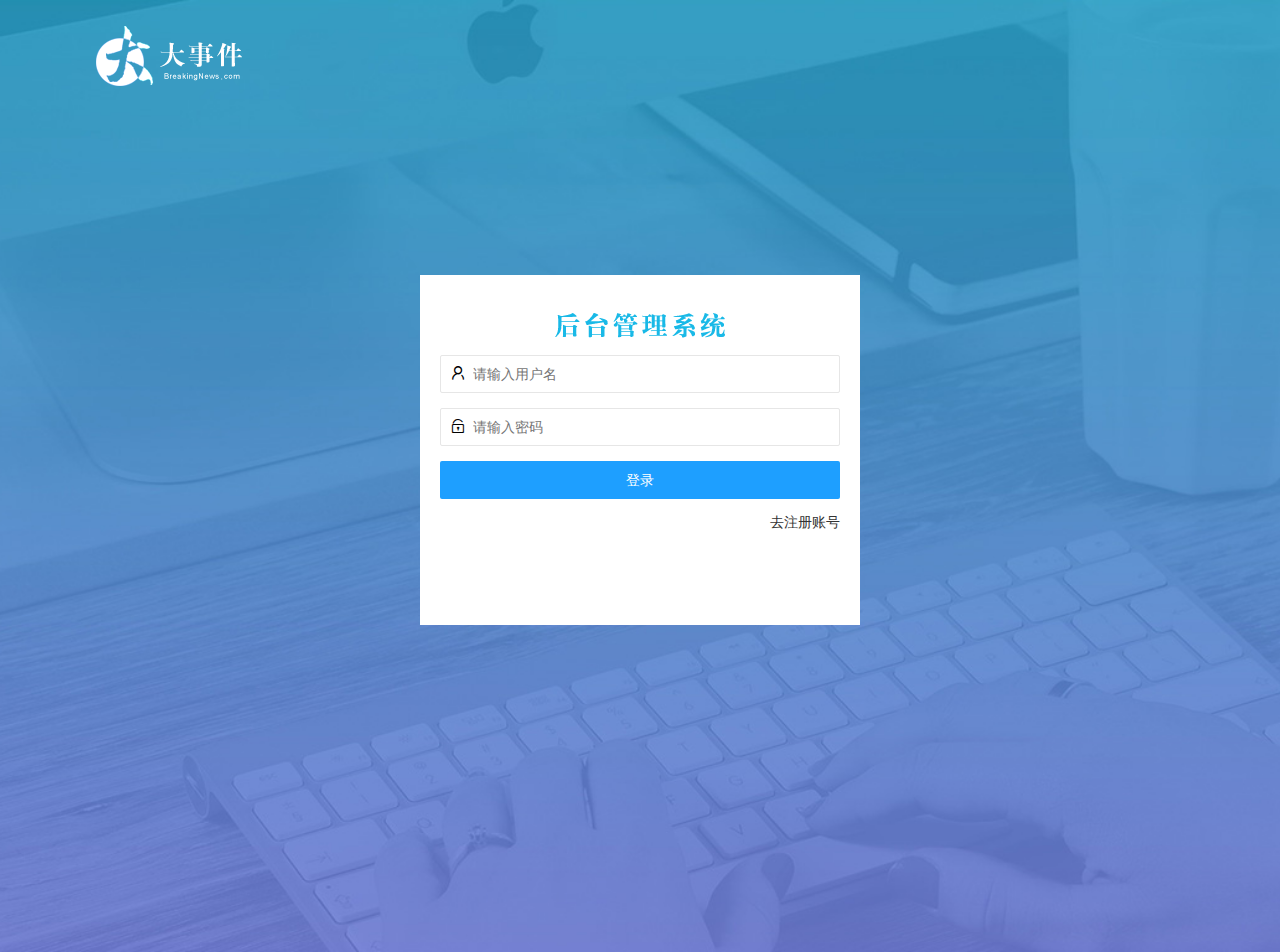
<file: login.html>
<!DOCTYPE html>
<html lang="en">
  <head>
    <meta charset="UTF-8" />
    <meta name="viewport" content="width=device-width, initial-scale=1.0" />
    <title>Document</title>
    <link rel="stylesheet" href="/assets/lib/layui/css/layui.css" />
    <link rel="stylesheet" href="/assets/css/base.css" />
    <link rel="stylesheet" href="/assets/css/login.css" />

    <script src="/assets/lib/jquery.js"></script>
    <!-- node阶段会讲模块化，非模块化的引入方式 -->
    <script src="/assets/lib/layui/layui.all.js"></script>

    <!-- 
        jQuery->$->  $.xxoo
        layui->全局变量 -->
    <script src="/assets/js/utils.js"></script>
    <script src="/assets/js/login.js"></script>
  </head>
  <body>
    <!-- LOGO -->
    <div class="layui-main">
      <img src="/assets/images/logo.png" alt="图片无法显示" />
    </div>

    <!-- 表单容器 -->
    <div class="Login-reg-box">
      <!-- title -->
      <div class="title-box"></div>

      <!-- 表单 -->

      <!-- 注册表单 -->

      <div class="login-box">
        <!-- 登录表单 -->
        <form class="layui-form" id="btn-login">
          <!-- 用户名 -->
          <div class="layui-form-item">
            <i class="layui-icon layui-icon-username"></i>

            <input
              type="text"
              name="username"
              required
              lay-verify="required"
              placeholder="请输入用户名"
              autocomplete="off"
              class="layui-input"
            />
          </div>

          <!-- 密码 -->
          <div class="layui-form-item">
            <i class="layui-icon layui-icon-password"></i>

            <input
              type="password"
              name="password"
              required
              lay-verify="required|password"
              placeholder="请输入密码"
              autocomplete="off"
              class="layui-input"
            />
          </div>

          <!-- 提交按钮
             lay-submit表示该按钮为表单的提交按钮
       按钮+蓝色 ，layui-btn layui-btn-normal
        -->
          <div class="layui-form-item">
            <button
              class="layui-btn layui-btn-normal layui-btn-fluid"
              lay-submit
            >
              登录
            </button>
          </div>
          <div class="layui-form-item links">
            <a id="link-login" href="javascript:">去注册账号</a>
          </div>
        </form>
      </div>

      <div class="reg-box">
        <!-- 注册表单 -->
        <form class="layui-form" id="btn-reg">
          <!-- 用户名 -->
          <div class="layui-form-item">
            <i class="layui-icon layui-icon-username"></i>

            <input
              id="reg-username"
              type="text"
              name="username"
              required
              lay-verify="required"
              placeholder="请输入用户名"
              autocomplete="off"
              class="layui-input"
            />
          </div>

          <!-- 密码 -->
          <div class="layui-form-item">
            <i class="layui-icon layui-icon-password"></i>

            <input
              id="reg-psd"
              type="password"
              name="regpassword"
              required
              lay-verify="required|password"
              placeholder="请输入密码"
              autocomplete="off"
              class="layui-input"
            />
          </div>

          <!-- 确认密码 -->
          <div class="layui-form-item">
            <i class="layui-icon layui-icon-password"></i>

            <input
              type="password"
              name="repassword"
              required
              lay-verify="required|password|repassword"
              placeholder="请确认密码"
              autocomplete="off"
              class="layui-input"
            />
          </div>

          <div class="layui-form-item">
            <button
              id="reg-btn"
              class="layui-btn layui-btn-normal layui-btn-fluid"
              lay-submit
            >
              立即注册
            </button>
          </div>
          <div class="layui-form-item links">
            <a id="link-reg" href="javascript:">去登录</a>
          </div>
        </form>
      </div>
    </div>
  </body>
</html>
</file>
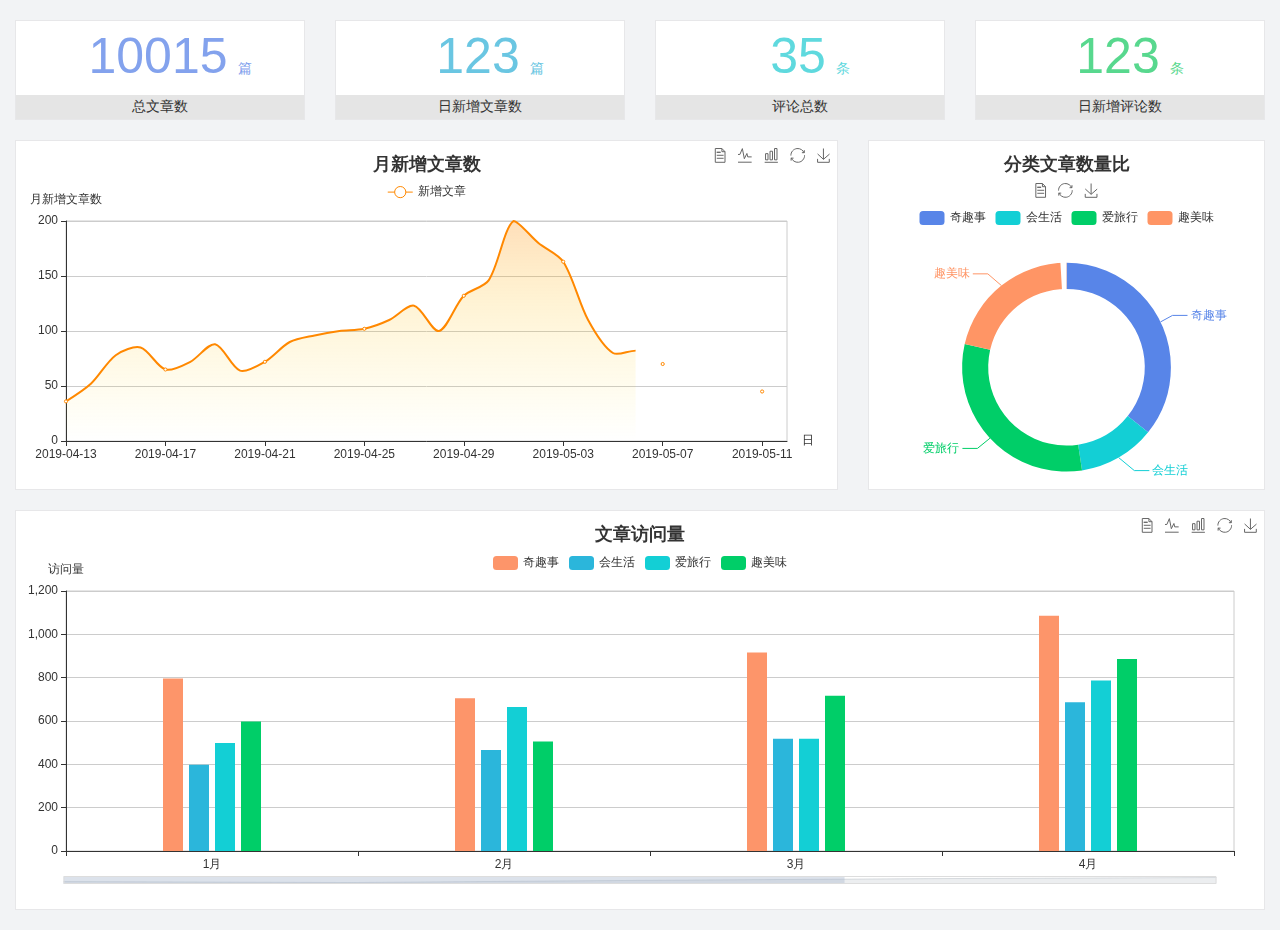
<file: home/dashboard.html>
<!DOCTYPE html>
<html lang="en">

<head>
  <meta charset="UTF-8">
  <meta name="viewport" content="width=device-width, initial-scale=1.0">
  <meta http-equiv="X-UA-Compatible" content="ie=edge">
  <title>图表统计</title>
  <link rel="stylesheet" href="../../assets/lib/bootstrap.css" />
  <link rel="stylesheet" href="../../assets/lib/main.css" />
  <script src="../../assets/lib/jquery.js"></script>
  <script type="text/javascript" src="../../assets/lib/echarts.min.js"></script>
</head>

<body>
  <div class="container-fluid">
    <div class="row spannel_list">
      <div class="col-sm-3 col-xs-6">
        <div class="spannel">
          <em>10015</em><span>篇</span>
          <b>总文章数</b>
        </div>
      </div>
      <div class="col-sm-3 col-xs-6">
        <div class="spannel scolor01">
          <em>123</em><span>篇</span>
          <b>日新增文章数</b>
        </div>
      </div>
      <div class="col-sm-3 col-xs-6">
        <div class="spannel scolor02">
          <em>35</em><span>条</span>
          <b>评论总数</b>
        </div>
      </div>
      <div class="col-sm-3 col-xs-6">
        <div class="spannel scolor03">
          <em>123</em><span>条</span>
          <b>日新增评论数</b>
        </div>
      </div>
    </div>
  </div>

  <div class="container-fluid">
    <div class="row curve-pie">
      <div class="col-lg-8 col-md-8">
        <div class="gragh_pannel" id="curve_show"></div>
      </div>
      <div class="col-lg-4 col-md-4">
        <div class="gragh_pannel" id="pie_show"></div>
      </div>
    </div>
  </div>

  <div class="container-fluid">
    <div class="column_pannel" id="column_show"></div>
  </div>

  <script>
    var oChart = echarts.init(document.getElementById('curve_show'));
    var aList_all = [
      { 'count': 36, 'date': '2019-04-13' },
      { 'count': 52, 'date': '2019-04-14' },
      { 'count': 78, 'date': '2019-04-15' },
      { 'count': 85, 'date': '2019-04-16' },
      { 'count': 65, 'date': '2019-04-17' },
      { 'count': 72, 'date': '2019-04-18' },
      { 'count': 88, 'date': '2019-04-19' },
      { 'count': 64, 'date': '2019-04-20' },
      { 'count': 72, 'date': '2019-04-21' },
      { 'count': 90, 'date': '2019-04-22' },
      { 'count': 96, 'date': '2019-04-23' },
      { 'count': 100, 'date': '2019-04-24' },
      { 'count': 102, 'date': '2019-04-25' },
      { 'count': 110, 'date': '2019-04-26' },
      { 'count': 123, 'date': '2019-04-27' },
      { 'count': 100, 'date': '2019-04-28' },
      { 'count': 132, 'date': '2019-04-29' },
      { 'count': 146, 'date': '2019-04-30' },
      { 'count': 200, 'date': '2019-05-01' },
      { 'count': 180, 'date': '2019-05-02' },
      { 'count': 163, 'date': '2019-05-03' },
      { 'count': 110, 'date': '2019-05-04' },
      { 'count': 80, 'date': '2019-05-05' },
      { 'count': 82, 'date': '2019-05-06' },
      { 'count': 70, 'date': '2019-05-07' },
      { 'count': 65, 'date': '2019-05-08' },
      { 'count': 54, 'date': '2019-05-09' },
      { 'count': 40, 'date': '2019-05-10' },
      { 'count': 45, 'date': '2019-05-11' },
      { 'count': 38, 'date': '2019-05-12' },
    ];

    let aCount = [];
    let aDate = [];

    for (var i = 0; i < aList_all.length; i++) {
      aCount.push(aList_all[i].count);
      aDate.push(aList_all[i].date);
    }

    var chartopt = {
      title: {
        text: '月新增文章数',
        left: 'center',
        top: '10'
      },
      tooltip: {
        trigger: 'axis'
      },
      legend: {
        data: ['新增文章'],
        top: '40'
      },
      toolbox: {
        show: true,
        feature: {
          mark: { show: true },
          dataView: { show: true, readOnly: false },
          magicType: { show: true, type: ['line', 'bar'] },
          restore: { show: true },
          saveAsImage: { show: true }
        }
      },
      calculable: true,
      xAxis: [
        {
          name: '日',
          type: 'category',
          boundaryGap: false,
          data: aDate
        }
      ],
      yAxis: [
        {
          name: '月新增文章数',
          type: 'value'
        }
      ],
      series: [
        {
          name: '新增文章',
          type: 'line',
          smooth: true,
          itemStyle: { normal: { areaStyle: { type: 'default' }, color: '#f80' }, lineStyle: { color: '#f80' } },
          data: aCount
        }],
      areaStyle: {
        normal: {
          color: new echarts.graphic.LinearGradient(0, 0, 0, 1, [{
            offset: 0,
            color: 'rgba(255,136,0,0.39)'
          }, {
            offset: .34,
            color: 'rgba(255,180,0,0.25)'
          }, {
            offset: 1,
            color: 'rgba(255,222,0,0.00)'
          }])

        }
      },
      grid: {
        show: true,
        x: 50,
        x2: 50,
        y: 80,
        height: 220
      }
    };

    oChart.setOption(chartopt);


    var oPie = echarts.init(document.getElementById('pie_show'));
    var oPieopt =
    {
      title: {
        top: 10,
        text: '分类文章数量比',
        x: 'center'
      },
      tooltip: {
        trigger: 'item',
        formatter: "{a} <br/>{b} : {c} ({d}%)"
      },
      color: ['#5885e8', '#13cfd5', '#00ce68', '#ff9565'],
      legend: {
        x: 'center',
        top: 65,
        data: ['奇趣事', '会生活', '爱旅行', '趣美味']
      },
      toolbox: {
        show: true,
        x: 'center',
        top: 35,
        feature: {
          mark: { show: true },
          dataView: { show: true, readOnly: false },
          magicType: {
            show: true,
            type: ['pie', 'funnel'],
            option: {
              funnel: {
                x: '25%',
                width: '50%',
                funnelAlign: 'left',
                max: 1548
              }
            }
          },
          restore: { show: true },
          saveAsImage: { show: true }
        }
      },
      calculable: true,
      series: [
        {
          name: '访问来源',
          type: 'pie',
          radius: ['45%', '60%'],
          center: ['50%', '65%'],
          data: [
            { value: 300, name: '奇趣事' },
            { value: 100, name: '会生活' },
            { value: 260, name: '爱旅行' },
            { value: 180, name: '趣美味' }
          ]
        }
      ]
    };
    oPie.setOption(oPieopt);



    var oColumn = this.echarts.init(document.getElementById('column_show'));
    var oColumnopt =
    {
      title: {
        text: '文章访问量',
        left: 'center',
        top: '10'
      },
      tooltip: {
        trigger: 'axis'
      },
      legend: {
        data: ['奇趣事', '会生活', '爱旅行', '趣美味'],
        top: '40'
      },
      toolbox: {
        show: true,
        feature: {
          mark: { show: true },
          dataView: { show: true, readOnly: false },
          magicType: { show: true, type: ['line', 'bar'] },
          restore: { show: true },
          saveAsImage: { show: true }
        }
      },
      calculable: true,
      xAxis: [
        {
          type: 'category',
          data: ['1月', '2月', '3月', '4月', '5月']
        }
      ],
      yAxis: [
        {
          name: '访问量',
          type: 'value'
        }
      ],
      series: [
        {
          name: '奇趣事',
          type: 'bar',
          barWidth: 20,
          itemStyle: {
            normal: { areaStyle: { type: 'default' }, color: '#fd956a' }
          },
          data: [800, 708, 920, 1090, 1200]
        },
        {
          name: '会生活',
          type: 'bar',
          barWidth: 20,
          itemStyle: {
            normal: { areaStyle: { type: 'default' }, color: '#2bb6db' }
          },
          data: [400, 468, 520, 690, 800]
        },
        {
          name: '爱旅行',
          type: 'bar',
          barWidth: 20,
          itemStyle: {
            normal: { areaStyle: { type: 'default' }, color: '#13cfd5' }
          },
          data: [500, 668, 520, 790, 900]
        },
        {
          name: '趣美味',
          type: 'bar',
          barWidth: 20,
          itemStyle: {
            normal: { areaStyle: { type: 'default' }, color: '#00ce68' }
          },
          data: [600, 508, 720, 890, 1000]
        }
      ],
      grid: {
        show: true,
        x: 50,
        x2: 30,
        y: 80,
        height: 260
      },
      dataZoom: [//给x轴设置滚动条
        {
          start: 0,//默认为0
          end: 100 - 1000 / 31,//默认为100
          type: 'slider',
          show: true,
          xAxisIndex: [0],
          handleSize: 0,//滑动条的 左右2个滑动条的大小
          height: 8,//组件高度
          left: 45, //左边的距离
          right: 50,//右边的距离
          bottom: 26,//右边的距离
          handleColor: '#ddd',//h滑动图标的颜色
          handleStyle: {
            borderColor: "#cacaca",
            borderWidth: "1",
            shadowBlur: 2,
            background: "#ddd",
            shadowColor: "#ddd",
          }
        }]
    };
    oColumn.setOption(oColumnopt);
  </script>
</body>

</html>
</file>
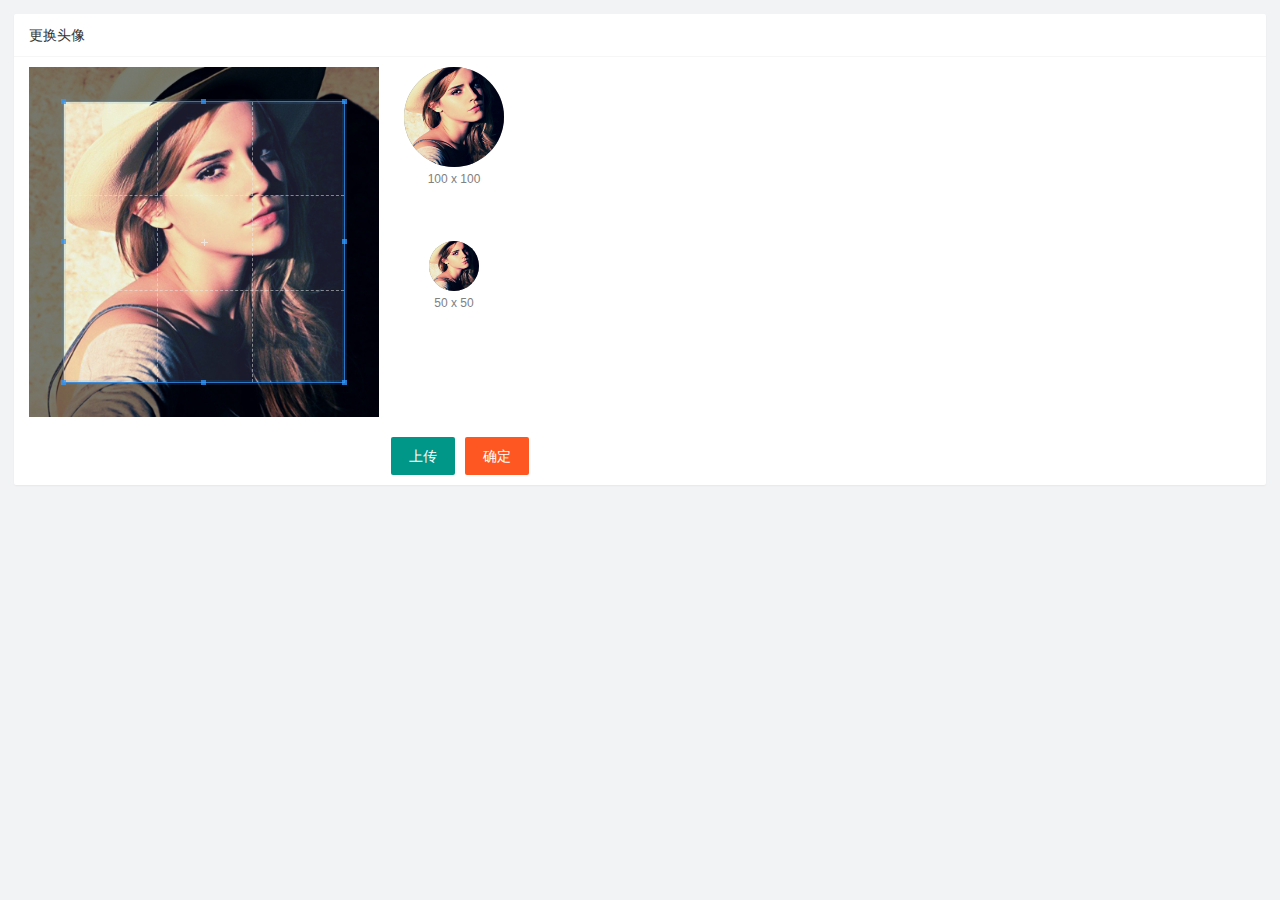
<file: user/user_avatar.html>
<!DOCTYPE html>
<html lang="en">
  <head>
    <meta charset="UTF-8" />
    <meta name="viewport" content="width=device-width, initial-scale=1.0" />
    <title>Document</title>
    <link rel="stylesheet" href="/assets/lib/layui/css/layui.css" />
    <link rel="stylesheet" href="/assets/css/user_avatar.css" />
    <link rel="stylesheet" href="/assets/lib/cropper/cropper.css" />
  </head>
  <body>
    <div class="layui-card">
      <div class="layui-card-header">更换头像</div>
      <div class="layui-card-body">
        <!-- 裁切的视图 -->
        <!-- 第一行的图片裁剪和预览区域 -->
        <div class="row1">
          <!-- 图片裁剪区域 -->
          <div class="cropper-box">
            <!-- 这个 img 标签很重要，将来会把它初始化为裁剪区域 -->
            <img id="image" src="/assets/images/sample.jpg" />
          </div>
          <!-- 图片的预览区域 -->
          <div class="preview-box">
            <div>
              <!-- 宽高为 100px 的预览区域 -->
              <div class="img-preview w100"></div>
              <p class="size">100 x 100</p>
            </div>
            <div>
              <!-- 宽高为 50px 的预览区域 -->
              <div class="img-preview w50"></div>
              <p class="size">50 x 50</p>
            </div>
          </div>
        </div>

        <!-- 第二行的按钮区域 -->
        <div class="row2">
          <!-- 基础班：input:file
        accept=""  限制上传文件的类型
        -->
          <input
            type="file"
            name="uoloadImg"
            id="file"
            accept="image/png, image/jpeg"
          />
          <button type="button" class="layui-btn" id="btn-upload">上传</button>
          <button type="button" class="layui-btn layui-btn-danger" id="sure">
            确定
          </button>
        </div>
      </div>
    </div>

    <!-- jq插件 注意先后顺序 -->
    <script src="/assets/lib/jquery.js"></script>
    <script src="/assets/lib/cropper/Cropper.js"></script>
    <script src="/assets/lib/cropper/jquery-cropper.js"></script>
    <script src="/assets/js/utils.js"></script>
    <script src="/assets/js/user/user_avatar.js"></script>
  </body>
</html>
</file>
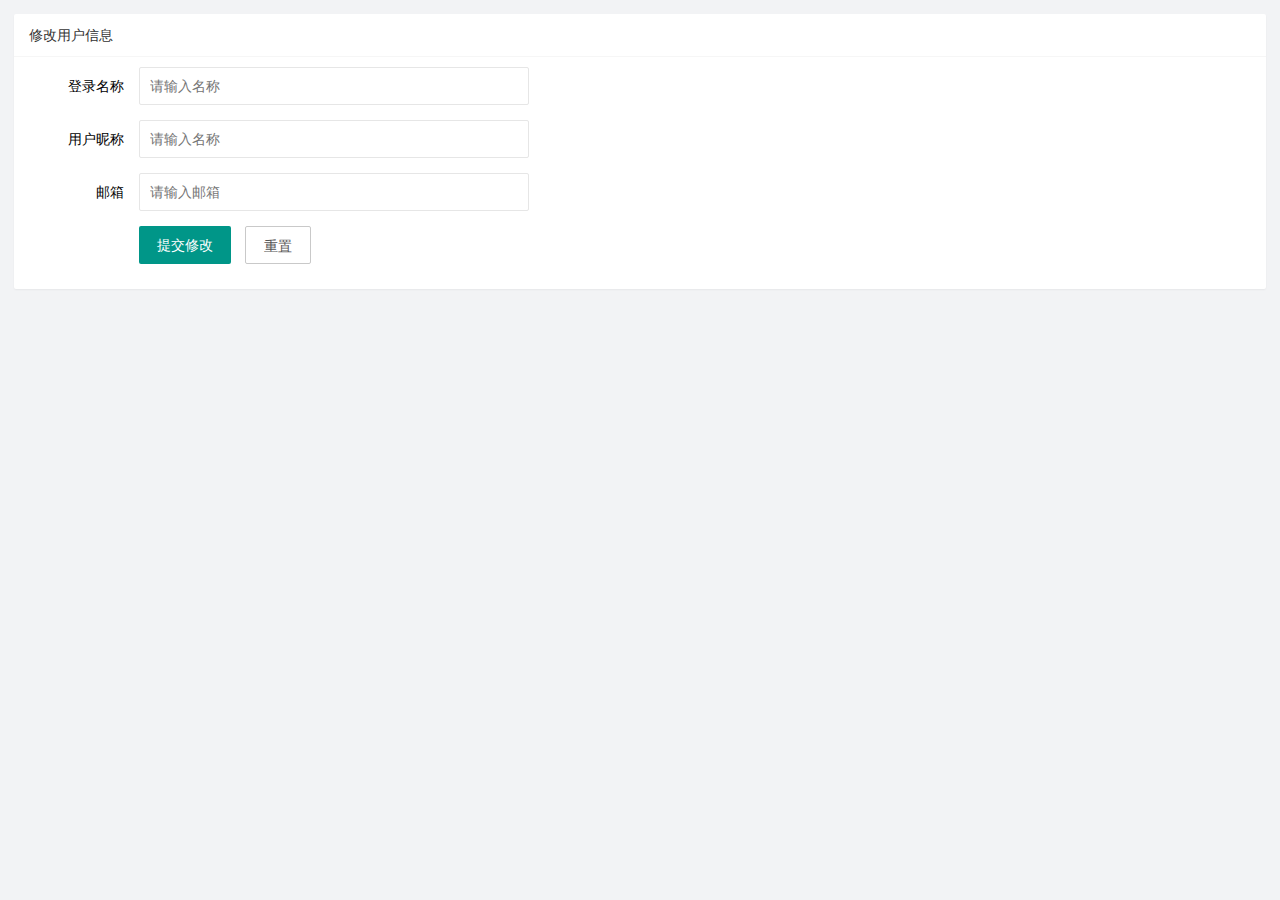
<file: user/user_info.html>
<!DOCTYPE html>
<html lang="en">
  <head>
    <meta charset="UTF-8" />
    <meta name="viewport" content="width=device-width, initial-scale=1.0" />
    <title>user</title>
    <link rel="stylesheet" href="/assets/lib/layui/css/layui.css" />
    <link rel="stylesheet" href="/assets/css/user_info.css" />
  </head>
  <body>
    <div class="layui-card">
      <div class="layui-card-header">修改用户信息</div>
      <div class="layui-card-body">
        <form class="layui-form" lay-filter="formInfo" id="formupdate">
          <input type="hidden" name="id" value="" />
          <div class="layui-form-item">
            <label class="layui-form-label">登录名称</label>
            <div class="layui-input-block">
              <input
                type="text"
                name="username"
                required
                lay-verify="required"
                placeholder="请输入名称"
                autocomplete="off"
                class="layui-input"
                readonly
              />
            </div>
          </div>
          <!-- input只读 get  -->
          <div class="layui-form-item">
            <label class="layui-form-label">用户昵称</label>
            <div class="layui-input-block">
              <input
                type="text"
                name="nickname"
                required
                lay-verify="required|nickname"
                placeholder="请输入名称"
                autocomplete="off"
                class="layui-input"
              />
            </div>
          </div>
          <div class="layui-form-item">
            <label class="layui-form-label">邮箱</label>
            <div class="layui-input-block">
              <input
                type="text"
                name="email"
                required
                lay-verify="required|email"
                placeholder="请输入邮箱"
                autocomplete="off"
                class="layui-input"
              />
            </div>
          </div>
          <div class="layui-form-item">
            <div class="layui-input-block">
              <button class="layui-btn" lay-submit lay-filter="formDemo">
                提交修改
              </button>
              <button
                type="reset"
                class="layui-btn layui-btn-primary"
                id="btn-reset"
              >
                重置
              </button>
            </div>
          </div>
        </form>
      </div>
    </div>
    <script src="/assets/lib/jquery.js"></script>
    <script src="/assets/lib/layui/layui.all.js"></script>
    <script src="/assets/js/utils.js"></script>
    <script src="/assets/js/user/user_info.js"></script>
  </body>
</html>
</file>
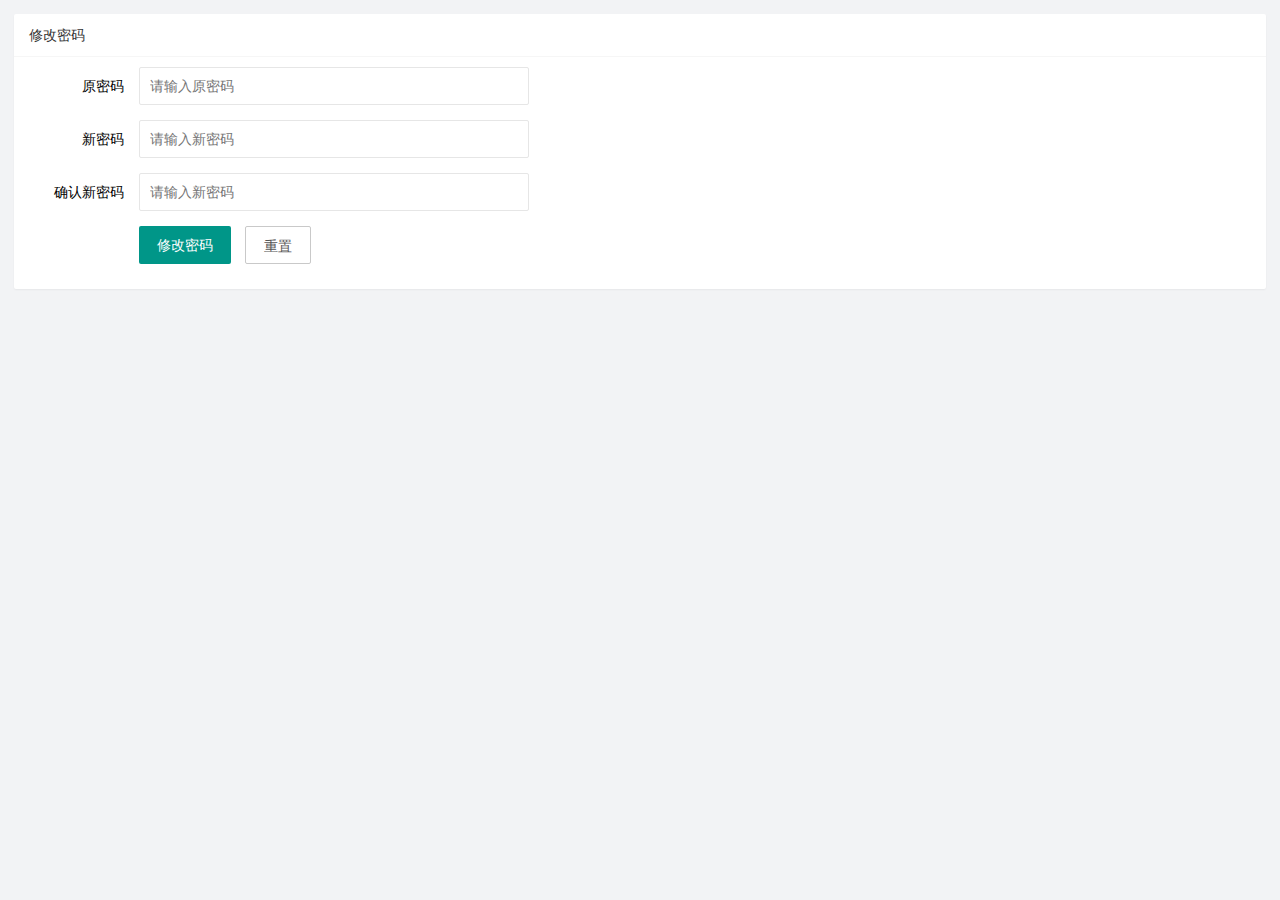
<file: user/user_pwd.html>
<!DOCTYPE html>
<html lang="en">
  <head>
    <meta charset="UTF-8" />
    <meta name="viewport" content="width=device-width, initial-scale=1.0" />
    <title>user</title>
    <link rel="stylesheet" href="/assets/lib/layui/css/layui.css" />
    <link rel="stylesheet" href="/assets/css/user_pwd.css" />
  </head>
  <body>
    <div class="layui-card">
      <div class="layui-card-header">修改密码</div>
      <div class="layui-card-body">
        <form class="layui-form" lay-filter="formInfo" id="formInfo">
          <div class="layui-form-item">
            <label class="layui-form-label">原密码</label>
            <div class="layui-input-block">
              <input
                type="password"
                name="oldPwd"
                required
                lay-verify="required"
                placeholder="请输入原密码"
                autocomplete="off"
                class="layui-input"
              />
            </div>
          </div>
          <div class="layui-form-item">
            <label class="layui-form-label">新密码</label>
            <div class="layui-input-block">
              <input
                type="password"
                name="newPwd"
                required
                lay-verify="required |diff"
                placeholder="请输入新密码"
                autocomplete="off"
                class="layui-input"
              />
            </div>
          </div>
          <div class="layui-form-item">
            <label class="layui-form-label">确认新密码</label>
            <div class="layui-input-block">
              <input
                type="password"
                name="reNewPwd"
                required
                lay-verify="required|same"
                placeholder="请输入新密码"
                autocomplete="off"
                class="layui-input"
              />
            </div>
          </div>
          <div class="layui-form-item">
            <div class="layui-input-block">
              <button class="layui-btn" lay-submit id="changePwd">
                修改密码
              </button>
              <button
                type="reset"
                class="layui-btn layui-btn-primary"
                id="btn-reset"
              >
                重置
              </button>
            </div>
          </div>
        </form>
      </div>
    </div>

    <script src="/assets/lib/jquery.js"></script>
    <script src="/assets/lib/layui/layui.all.js"></script>
    <script src="/assets/js/utils.js"></script>
    <script src="/assets/js/user/user_pwd.js"></script>
  </body>
</html>
</file>
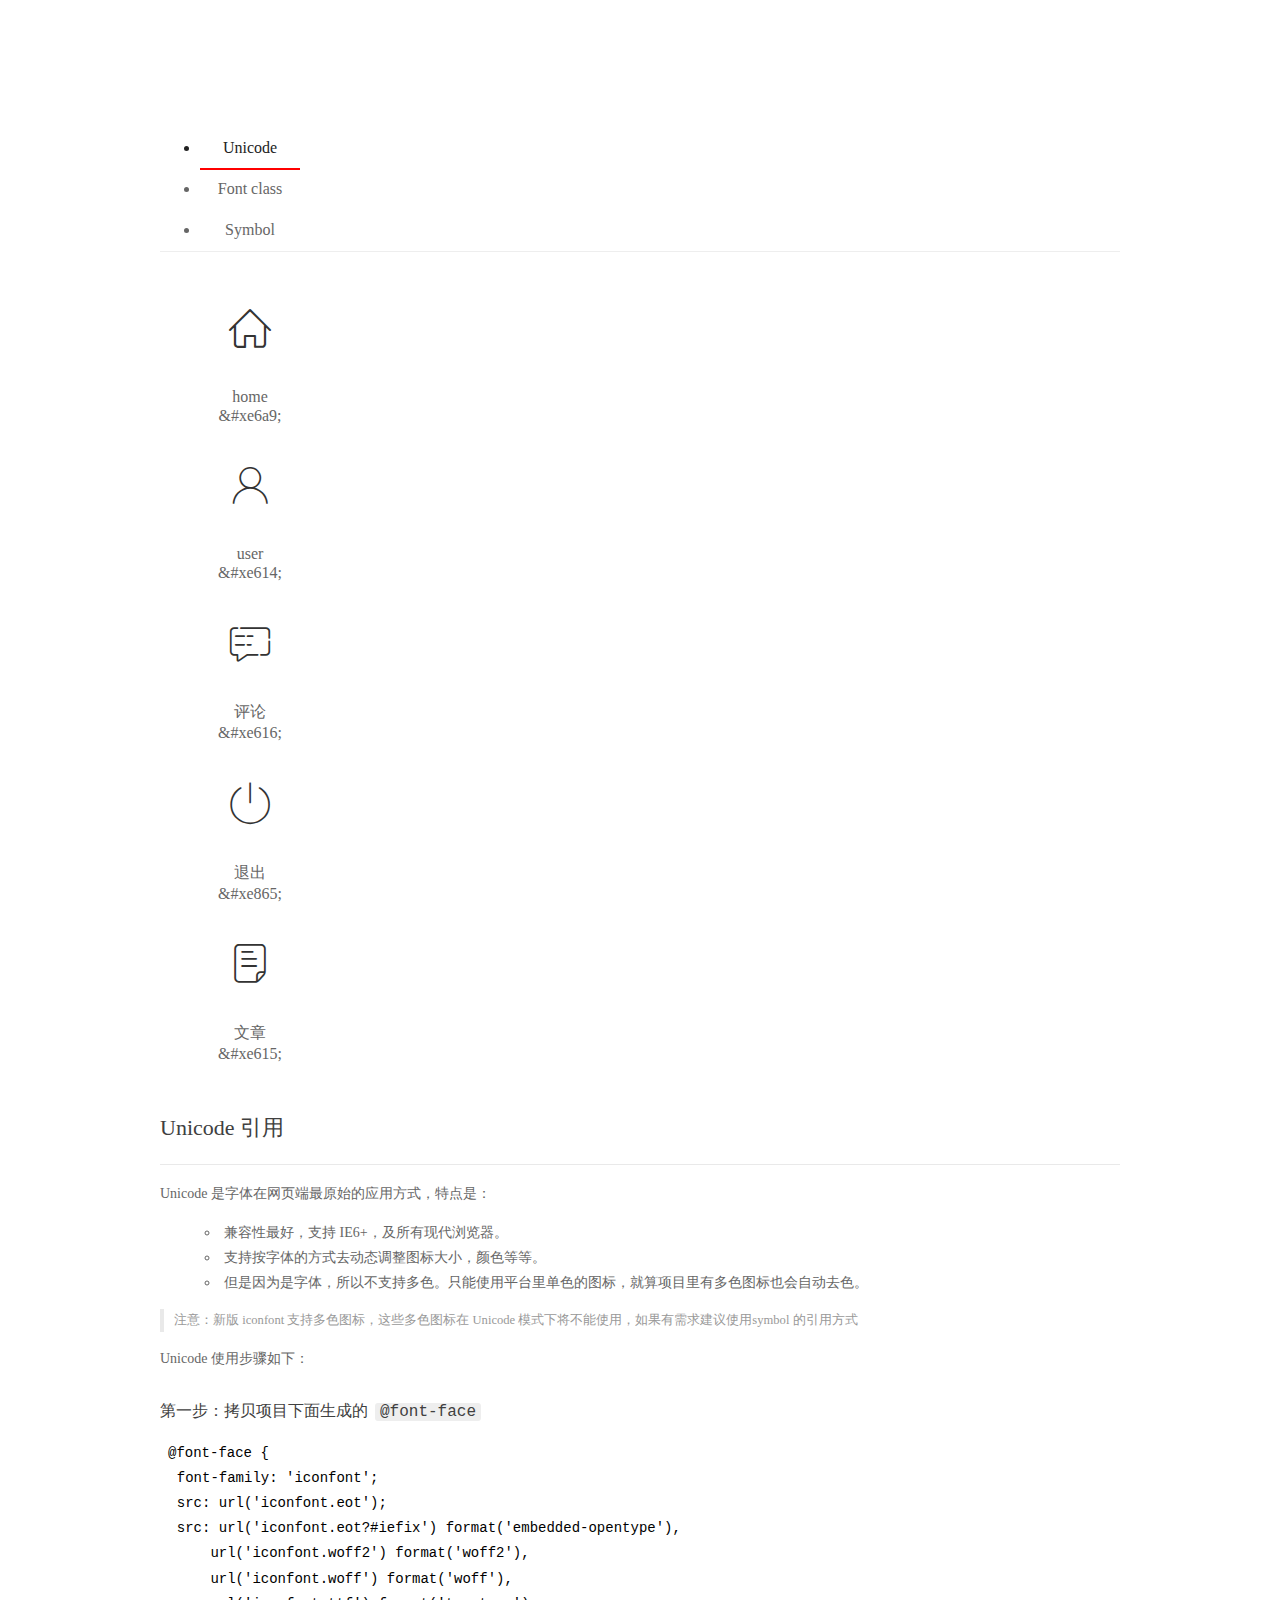
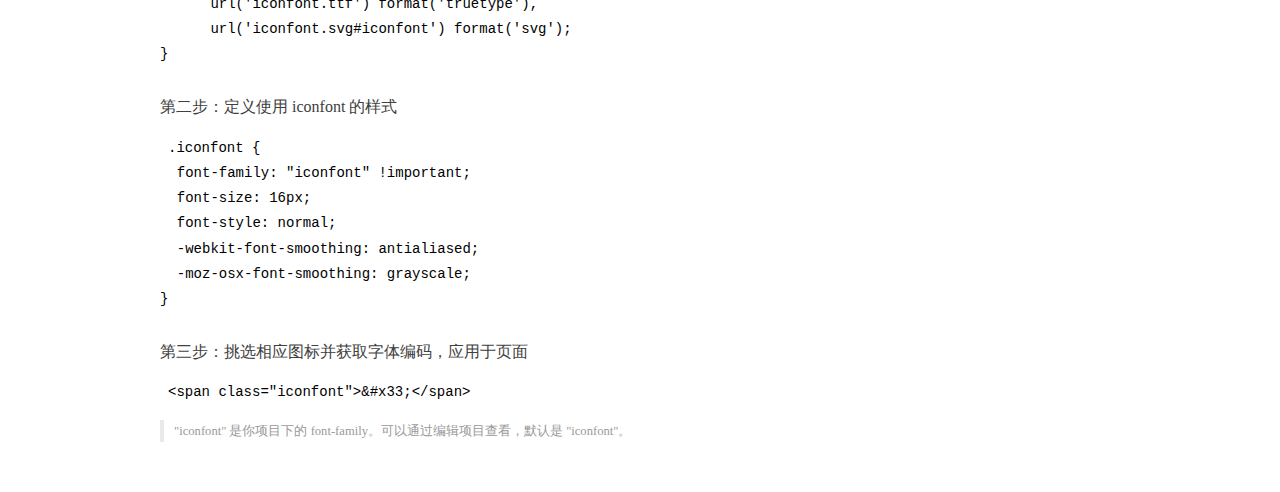
<file: assets/fonts/demo_index.html>
<!DOCTYPE html>
<html>
<head>
  <meta charset="utf-8"/>
  <title>IconFont Demo</title>
  <link rel="shortcut icon" href="https://gtms04.alicdn.com/tps/i4/TB1_oz6GVXXXXaFXpXXJDFnIXXX-64-64.ico" type="image/x-icon"/>
  <link rel="stylesheet" href="https://g.alicdn.com/thx/cube/1.3.2/cube.min.css">
  <link rel="stylesheet" href="demo.css">
  <link rel="stylesheet" href="iconfont.css">
  <script src="iconfont.js"></script>
  <!-- jQuery -->
  <script src="https://a1.alicdn.com/oss/uploads/2018/12/26/7bfddb60-08e8-11e9-9b04-53e73bb6408b.js"></script>
  <!-- 代码高亮 -->
  <script src="https://a1.alicdn.com/oss/uploads/2018/12/26/a3f714d0-08e6-11e9-8a15-ebf944d7534c.js"></script>
</head>
<body>
  <div class="main">
    <h1 class="logo"><a href="https://www.iconfont.cn/" title="iconfont 首页" target="_blank">&#xe86b;</a></h1>
    <div class="nav-tabs">
      <ul id="tabs" class="dib-box">
        <li class="dib active"><span>Unicode</span></li>
        <li class="dib"><span>Font class</span></li>
        <li class="dib"><span>Symbol</span></li>
      </ul>
      
    </div>
    <div class="tab-container">
      <div class="content unicode" style="display: block;">
          <ul class="icon_lists dib-box">
          
            <li class="dib">
              <span class="icon iconfont">&#xe6a9;</span>
                <div class="name">home</div>
                <div class="code-name">&amp;#xe6a9;</div>
              </li>
          
            <li class="dib">
              <span class="icon iconfont">&#xe614;</span>
                <div class="name">user</div>
                <div class="code-name">&amp;#xe614;</div>
              </li>
          
            <li class="dib">
              <span class="icon iconfont">&#xe616;</span>
                <div class="name">评论</div>
                <div class="code-name">&amp;#xe616;</div>
              </li>
          
            <li class="dib">
              <span class="icon iconfont">&#xe865;</span>
                <div class="name">退出</div>
                <div class="code-name">&amp;#xe865;</div>
              </li>
          
            <li class="dib">
              <span class="icon iconfont">&#xe615;</span>
                <div class="name">文章</div>
                <div class="code-name">&amp;#xe615;</div>
              </li>
          
          </ul>
          <div class="article markdown">
          <h2 id="unicode-">Unicode 引用</h2>
          <hr>

          <p>Unicode 是字体在网页端最原始的应用方式，特点是：</p>
          <ul>
            <li>兼容性最好，支持 IE6+，及所有现代浏览器。</li>
            <li>支持按字体的方式去动态调整图标大小，颜色等等。</li>
            <li>但是因为是字体，所以不支持多色。只能使用平台里单色的图标，就算项目里有多色图标也会自动去色。</li>
          </ul>
          <blockquote>
            <p>注意：新版 iconfont 支持多色图标，这些多色图标在 Unicode 模式下将不能使用，如果有需求建议使用symbol 的引用方式</p>
          </blockquote>
          <p>Unicode 使用步骤如下：</p>
          <h3 id="-font-face">第一步：拷贝项目下面生成的 <code>@font-face</code></h3>
<pre><code class="language-css"
>@font-face {
  font-family: 'iconfont';
  src: url('iconfont.eot');
  src: url('iconfont.eot?#iefix') format('embedded-opentype'),
      url('iconfont.woff2') format('woff2'),
      url('iconfont.woff') format('woff'),
      url('iconfont.ttf') format('truetype'),
      url('iconfont.svg#iconfont') format('svg');
}
</code></pre>
          <h3 id="-iconfont-">第二步：定义使用 iconfont 的样式</h3>
<pre><code class="language-css"
>.iconfont {
  font-family: "iconfont" !important;
  font-size: 16px;
  font-style: normal;
  -webkit-font-smoothing: antialiased;
  -moz-osx-font-smoothing: grayscale;
}
</code></pre>
          <h3 id="-">第三步：挑选相应图标并获取字体编码，应用于页面</h3>
<pre>
<code class="language-html"
>&lt;span class="iconfont"&gt;&amp;#x33;&lt;/span&gt;
</code></pre>
          <blockquote>
            <p>"iconfont" 是你项目下的 font-family。可以通过编辑项目查看，默认是 "iconfont"。</p>
          </blockquote>
          </div>
      </div>
      <div class="content font-class">
        <ul class="icon_lists dib-box">
          
          <li class="dib">
            <span class="icon iconfont icon-home"></span>
            <div class="name">
              home
            </div>
            <div class="code-name">.icon-home
            </div>
          </li>
          
          <li class="dib">
            <span class="icon iconfont icon-user"></span>
            <div class="name">
              user
            </div>
            <div class="code-name">.icon-user
            </div>
          </li>
          
          <li class="dib">
            <span class="icon iconfont icon-pinglun"></span>
            <div class="name">
              评论
            </div>
            <div class="code-name">.icon-pinglun
            </div>
          </li>
          
          <li class="dib">
            <span class="icon iconfont icon-tuichu"></span>
            <div class="name">
              退出
            </div>
            <div class="code-name">.icon-tuichu
            </div>
          </li>
          
          <li class="dib">
            <span class="icon iconfont icon-16"></span>
            <div class="name">
              文章
            </div>
            <div class="code-name">.icon-16
            </div>
          </li>
          
        </ul>
        <div class="article markdown">
        <h2 id="font-class-">font-class 引用</h2>
        <hr>

        <p>font-class 是 Unicode 使用方式的一种变种，主要是解决 Unicode 书写不直观，语意不明确的问题。</p>
        <p>与 Unicode 使用方式相比，具有如下特点：</p>
        <ul>
          <li>兼容性良好，支持 IE8+，及所有现代浏览器。</li>
          <li>相比于 Unicode 语意明确，书写更直观。可以很容易分辨这个 icon 是什么。</li>
          <li>因为使用 class 来定义图标，所以当要替换图标时，只需要修改 class 里面的 Unicode 引用。</li>
          <li>不过因为本质上还是使用的字体，所以多色图标还是不支持的。</li>
        </ul>
        <p>使用步骤如下：</p>
        <h3 id="-fontclass-">第一步：引入项目下面生成的 fontclass 代码：</h3>
<pre><code class="language-html">&lt;link rel="stylesheet" href="./iconfont.css"&gt;
</code></pre>
        <h3 id="-">第二步：挑选相应图标并获取类名，应用于页面：</h3>
<pre><code class="language-html">&lt;span class="iconfont icon-xxx"&gt;&lt;/span&gt;
</code></pre>
        <blockquote>
          <p>"
            iconfont" 是你项目下的 font-family。可以通过编辑项目查看，默认是 "iconfont"。</p>
        </blockquote>
      </div>
      </div>
      <div class="content symbol">
          <ul class="icon_lists dib-box">
          
            <li class="dib">
                <svg class="icon svg-icon" aria-hidden="true">
                  <use xlink:href="#icon-home"></use>
                </svg>
                <div class="name">home</div>
                <div class="code-name">#icon-home</div>
            </li>
          
            <li class="dib">
                <svg class="icon svg-icon" aria-hidden="true">
                  <use xlink:href="#icon-user"></use>
                </svg>
                <div class="name">user</div>
                <div class="code-name">#icon-user</div>
            </li>
          
            <li class="dib">
                <svg class="icon svg-icon" aria-hidden="true">
                  <use xlink:href="#icon-pinglun"></use>
                </svg>
                <div class="name">评论</div>
                <div class="code-name">#icon-pinglun</div>
            </li>
          
            <li class="dib">
                <svg class="icon svg-icon" aria-hidden="true">
                  <use xlink:href="#icon-tuichu"></use>
                </svg>
                <div class="name">退出</div>
                <div class="code-name">#icon-tuichu</div>
            </li>
          
            <li class="dib">
                <svg class="icon svg-icon" aria-hidden="true">
                  <use xlink:href="#icon-16"></use>
                </svg>
                <div class="name">文章</div>
                <div class="code-name">#icon-16</div>
            </li>
          
          </ul>
          <div class="article markdown">
          <h2 id="symbol-">Symbol 引用</h2>
          <hr>

          <p>这是一种全新的使用方式，应该说这才是未来的主流，也是平台目前推荐的用法。相关介绍可以参考这篇<a href="">文章</a>
            这种用法其实是做了一个 SVG 的集合，与另外两种相比具有如下特点：</p>
          <ul>
            <li>支持多色图标了，不再受单色限制。</li>
            <li>通过一些技巧，支持像字体那样，通过 <code>font-size</code>, <code>color</code> 来调整样式。</li>
            <li>兼容性较差，支持 IE9+，及现代浏览器。</li>
            <li>浏览器渲染 SVG 的性能一般，还不如 png。</li>
          </ul>
          <p>使用步骤如下：</p>
          <h3 id="-symbol-">第一步：引入项目下面生成的 symbol 代码：</h3>
<pre><code class="language-html">&lt;script src="./iconfont.js"&gt;&lt;/script&gt;
</code></pre>
          <h3 id="-css-">第二步：加入通用 CSS 代码（引入一次就行）：</h3>
<pre><code class="language-html">&lt;style&gt;
.icon {
  width: 1em;
  height: 1em;
  vertical-align: -0.15em;
  fill: currentColor;
  overflow: hidden;
}
&lt;/style&gt;
</code></pre>
          <h3 id="-">第三步：挑选相应图标并获取类名，应用于页面：</h3>
<pre><code class="language-html">&lt;svg class="icon" aria-hidden="true"&gt;
  &lt;use xlink:href="#icon-xxx"&gt;&lt;/use&gt;
&lt;/svg&gt;
</code></pre>
          </div>
      </div>

    </div>
  </div>
  <script>
  $(document).ready(function () {
      $('.tab-container .content:first').show()

      $('#tabs li').click(function (e) {
        var tabContent = $('.tab-container .content')
        var index = $(this).index()

        if ($(this).hasClass('active')) {
          return
        } else {
          $('#tabs li').removeClass('active')
          $(this).addClass('active')

          tabContent.hide().eq(index).fadeIn()
        }
      })
    })
  </script>
</body>
</html>
</file>
<file: assets/lib/layui/css/layui.css>
/** layui-v2.5.6 MIT License By https://www.layui.com */
 .layui-inline,img{display:inline-block;vertical-align:middle}h1,h2,h3,h4,h5,h6{font-weight:400}.layui-edge,.layui-header,.layui-inline,.layui-main{position:relative}.layui-body,.layui-edge,.layui-elip{overflow:hidden}.layui-btn,.layui-edge,.layui-inline,img{vertical-align:middle}.layui-btn,.layui-disabled,.layui-icon,.layui-unselect{-moz-user-select:none;-webkit-user-select:none;-ms-user-select:none}.layui-elip,.layui-form-checkbox span,.layui-form-pane .layui-form-label{text-overflow:ellipsis;white-space:nowrap}.layui-breadcrumb,.layui-tree-btnGroup{visibility:hidden}blockquote,body,button,dd,div,dl,dt,form,h1,h2,h3,h4,h5,h6,input,li,ol,p,pre,td,textarea,th,ul{margin:0;padding:0;-webkit-tap-highlight-color:rgba(0,0,0,0)}a:active,a:hover{outline:0}img{border:none}li{list-style:none}table{border-collapse:collapse;border-spacing:0}h4,h5,h6{font-size:100%}button,input,optgroup,option,select,textarea{font-family:inherit;font-size:inherit;font-style:inherit;font-weight:inherit;outline:0}pre{white-space:pre-wrap;white-space:-moz-pre-wrap;white-space:-pre-wrap;white-space:-o-pre-wrap;word-wrap:break-word}body{line-height:24px;font:14px Helvetica Neue,Helvetica,PingFang SC,Tahoma,Arial,sans-serif}hr{height:1px;margin:10px 0;border:0;clear:both}a{color:#333;text-decoration:none}a:hover{color:#777}a cite{font-style:normal;*cursor:pointer}.layui-border-box,.layui-border-box *{box-sizing:border-box}.layui-box,.layui-box *{box-sizing:content-box}.layui-clear{clear:both;*zoom:1}.layui-clear:after{content:'\20';clear:both;*zoom:1;display:block;height:0}.layui-inline{*display:inline;*zoom:1}.layui-edge{display:inline-block;width:0;height:0;border-width:6px;border-style:dashed;border-color:transparent}.layui-edge-top{top:-4px;border-bottom-color:#999;border-bottom-style:solid}.layui-edge-right{border-left-color:#999;border-left-style:solid}.layui-edge-bottom{top:2px;border-top-color:#999;border-top-style:solid}.layui-edge-left{border-right-color:#999;border-right-style:solid}.layui-disabled,.layui-disabled:hover{color:#d2d2d2!important;cursor:not-allowed!important}.layui-circle{border-radius:100%}.layui-show{display:block!important}.layui-hide{display:none!important}@font-face{font-family:layui-icon;src:url(../font/iconfont.eot?v=256);src:url(../font/iconfont.eot?v=256#iefix) format('embedded-opentype'),url(../font/iconfont.woff2?v=256) format('woff2'),url(../font/iconfont.woff?v=256) format('woff'),url(../font/iconfont.ttf?v=256) format('truetype'),url(../font/iconfont.svg?v=256#layui-icon) format('svg')}.layui-icon{font-family:layui-icon!important;font-size:16px;font-style:normal;-webkit-font-smoothing:antialiased;-moz-osx-font-smoothing:grayscale}.layui-icon-reply-fill:before{content:"\e611"}.layui-icon-set-fill:before{content:"\e614"}.layui-icon-menu-fill:before{content:"\e60f"}.layui-icon-search:before{content:"\e615"}.layui-icon-share:before{content:"\e641"}.layui-icon-set-sm:before{content:"\e620"}.layui-icon-engine:before{content:"\e628"}.layui-icon-close:before{content:"\1006"}.layui-icon-close-fill:before{content:"\1007"}.layui-icon-chart-screen:before{content:"\e629"}.layui-icon-star:before{content:"\e600"}.layui-icon-circle-dot:before{content:"\e617"}.layui-icon-chat:before{content:"\e606"}.layui-icon-release:before{content:"\e609"}.layui-icon-list:before{content:"\e60a"}.layui-icon-chart:before{content:"\e62c"}.layui-icon-ok-circle:before{content:"\1005"}.layui-icon-layim-theme:before{content:"\e61b"}.layui-icon-table:before{content:"\e62d"}.layui-icon-right:before{content:"\e602"}.layui-icon-left:before{content:"\e603"}.layui-icon-cart-simple:before{content:"\e698"}.layui-icon-face-cry:before{content:"\e69c"}.layui-icon-face-smile:before{content:"\e6af"}.layui-icon-survey:before{content:"\e6b2"}.layui-icon-tree:before{content:"\e62e"}.layui-icon-ie:before{content:"\e7bb"}.layui-icon-upload-circle:before{content:"\e62f"}.layui-icon-add-circle:before{content:"\e61f"}.layui-icon-download-circle:before{content:"\e601"}.layui-icon-templeate-1:before{content:"\e630"}.layui-icon-util:before{content:"\e631"}.layui-icon-face-surprised:before{content:"\e664"}.layui-icon-edit:before{content:"\e642"}.layui-icon-speaker:before{content:"\e645"}.layui-icon-down:before{content:"\e61a"}.layui-icon-file:before{content:"\e621"}.layui-icon-layouts:before{content:"\e632"}.layui-icon-rate-half:before{content:"\e6c9"}.layui-icon-add-circle-fine:before{content:"\e608"}.layui-icon-prev-circle:before{content:"\e633"}.layui-icon-read:before{content:"\e705"}.layui-icon-404:before{content:"\e61c"}.layui-icon-carousel:before{content:"\e634"}.layui-icon-help:before{content:"\e607"}.layui-icon-code-circle:before{content:"\e635"}.layui-icon-windows:before{content:"\e67f"}.layui-icon-water:before{content:"\e636"}.layui-icon-username:before{content:"\e66f"}.layui-icon-find-fill:before{content:"\e670"}.layui-icon-about:before{content:"\e60b"}.layui-icon-location:before{content:"\e715"}.layui-icon-up:before{content:"\e619"}.layui-icon-pause:before{content:"\e651"}.layui-icon-date:before{content:"\e637"}.layui-icon-layim-uploadfile:before{content:"\e61d"}.layui-icon-delete:before{content:"\e640"}.layui-icon-play:before{content:"\e652"}.layui-icon-top:before{content:"\e604"}.layui-icon-firefox:before{content:"\e686"}.layui-icon-friends:before{content:"\e612"}.layui-icon-refresh-3:before{content:"\e9aa"}.layui-icon-ok:before{content:"\e605"}.layui-icon-layer:before{content:"\e638"}.layui-icon-face-smile-fine:before{content:"\e60c"}.layui-icon-dollar:before{content:"\e659"}.layui-icon-group:before{content:"\e613"}.layui-icon-layim-download:before{content:"\e61e"}.layui-icon-picture-fine:before{content:"\e60d"}.layui-icon-link:before{content:"\e64c"}.layui-icon-diamond:before{content:"\e735"}.layui-icon-log:before{content:"\e60e"}.layui-icon-key:before{content:"\e683"}.layui-icon-rate-solid:before{content:"\e67a"}.layui-icon-fonts-del:before{content:"\e64f"}.layui-icon-unlink:before{content:"\e64d"}.layui-icon-fonts-clear:before{content:"\e639"}.layui-icon-triangle-r:before{content:"\e623"}.layui-icon-circle:before{content:"\e63f"}.layui-icon-radio:before{content:"\e643"}.layui-icon-align-center:before{content:"\e647"}.layui-icon-align-right:before{content:"\e648"}.layui-icon-align-left:before{content:"\e649"}.layui-icon-loading-1:before{content:"\e63e"}.layui-icon-return:before{content:"\e65c"}.layui-icon-fonts-strong:before{content:"\e62b"}.layui-icon-upload:before{content:"\e67c"}.layui-icon-dialogue:before{content:"\e63a"}.layui-icon-video:before{content:"\e6ed"}.layui-icon-headset:before{content:"\e6fc"}.layui-icon-cellphone-fine:before{content:"\e63b"}.layui-icon-add-1:before{content:"\e654"}.layui-icon-face-smile-b:before{content:"\e650"}.layui-icon-fonts-html:before{content:"\e64b"}.layui-icon-screen-full:before{content:"\e622"}.layui-icon-form:before{content:"\e63c"}.layui-icon-cart:before{content:"\e657"}.layui-icon-camera-fill:before{content:"\e65d"}.layui-icon-tabs:before{content:"\e62a"}.layui-icon-heart-fill:before{content:"\e68f"}.layui-icon-fonts-code:before{content:"\e64e"}.layui-icon-ios:before{content:"\e680"}.layui-icon-at:before{content:"\e687"}.layui-icon-fire:before{content:"\e756"}.layui-icon-set:before{content:"\e716"}.layui-icon-fonts-u:before{content:"\e646"}.layui-icon-triangle-d:before{content:"\e625"}.layui-icon-tips:before{content:"\e702"}.layui-icon-picture:before{content:"\e64a"}.layui-icon-more-vertical:before{content:"\e671"}.layui-icon-bluetooth:before{content:"\e689"}.layui-icon-flag:before{content:"\e66c"}.layui-icon-loading:before{content:"\e63d"}.layui-icon-fonts-i:before{content:"\e644"}.layui-icon-refresh-1:before{content:"\e666"}.layui-icon-rmb:before{content:"\e65e"}.layui-icon-addition:before{content:"\e624"}.layui-icon-home:before{content:"\e68e"}.layui-icon-time:before{content:"\e68d"}.layui-icon-user:before{content:"\e770"}.layui-icon-notice:before{content:"\e667"}.layui-icon-chrome:before{content:"\e68a"}.layui-icon-edge:before{content:"\e68b"}.layui-icon-login-weibo:before{content:"\e675"}.layui-icon-voice:before{content:"\e688"}.layui-icon-upload-drag:before{content:"\e681"}.layui-icon-login-qq:before{content:"\e676"}.layui-icon-snowflake:before{content:"\e6b1"}.layui-icon-heart:before{content:"\e68c"}.layui-icon-logout:before{content:"\e682"}.layui-icon-file-b:before{content:"\e655"}.layui-icon-template:before{content:"\e663"}.layui-icon-transfer:before{content:"\e691"}.layui-icon-auz:before{content:"\e672"}.layui-icon-console:before{content:"\e665"}.layui-icon-app:before{content:"\e653"}.layui-icon-prev:before{content:"\e65a"}.layui-icon-website:before{content:"\e7ae"}.layui-icon-next:before{content:"\e65b"}.layui-icon-component:before{content:"\e857"}.layui-icon-android:before{content:"\e684"}.layui-icon-more:before{content:"\e65f"}.layui-icon-login-wechat:before{content:"\e677"}.layui-icon-shrink-right:before{content:"\e668"}.layui-icon-spread-left:before{content:"\e66b"}.layui-icon-camera:before{content:"\e660"}.layui-icon-note:before{content:"\e66e"}.layui-icon-refresh:before{content:"\e669"}.layui-icon-female:before{content:"\e661"}.layui-icon-male:before{content:"\e662"}.layui-icon-screen-restore:before{content:"\e758"}.layui-icon-password:before{content:"\e673"}.layui-icon-senior:before{content:"\e674"}.layui-icon-theme:before{content:"\e66a"}.layui-icon-tread:before{content:"\e6c5"}.layui-icon-praise:before{content:"\e6c6"}.layui-icon-star-fill:before{content:"\e658"}.layui-icon-rate:before{content:"\e67b"}.layui-icon-template-1:before{content:"\e656"}.layui-icon-vercode:before{content:"\e679"}.layui-icon-service:before{content:"\e626"}.layui-icon-cellphone:before{content:"\e678"}.layui-icon-print:before{content:"\e66d"}.layui-icon-cols:before{content:"\e610"}.layui-icon-wifi:before{content:"\e7e0"}.layui-icon-export:before{content:"\e67d"}.layui-icon-rss:before{content:"\e808"}.layui-icon-slider:before{content:"\e714"}.layui-icon-email:before{content:"\e618"}.layui-icon-subtraction:before{content:"\e67e"}.layui-icon-mike:before{content:"\e6dc"}.layui-icon-light:before{content:"\e748"}.layui-icon-gift:before{content:"\e627"}.layui-icon-mute:before{content:"\e685"}.layui-icon-reduce-circle:before{content:"\e616"}.layui-icon-music:before{content:"\e690"}.layui-main{width:1140px;margin:0 auto}.layui-header{z-index:1000;height:60px}.layui-header a:hover{transition:all .5s;-webkit-transition:all .5s}.layui-side{position:fixed;left:0;top:0;bottom:0;z-index:999;width:200px;overflow-x:hidden}.layui-side-scroll{position:relative;width:220px;height:100%;overflow-x:hidden}.layui-body{position:absolute;left:200px;right:0;top:0;bottom:0;z-index:998;width:auto;overflow-y:auto;box-sizing:border-box}.layui-layout-body{overflow:hidden}.layui-layout-admin .layui-header{background-color:#23262E}.layui-layout-admin .layui-side{top:60px;width:200px;overflow-x:hidden}.layui-layout-admin .layui-body{position:fixed;top:60px;bottom:44px}.layui-layout-admin .layui-main{width:auto;margin:0 15px}.layui-layout-admin .layui-footer{position:fixed;left:200px;right:0;bottom:0;height:44px;line-height:44px;padding:0 15px;background-color:#eee}.layui-layout-admin .layui-logo{position:absolute;left:0;top:0;width:200px;height:100%;line-height:60px;text-align:center;color:#009688;font-size:16px}.layui-layout-admin .layui-header .layui-nav{background:0 0}.layui-layout-left{position:absolute!important;left:200px;top:0}.layui-layout-right{position:absolute!important;right:0;top:0}.layui-container{position:relative;margin:0 auto;padding:0 15px;box-sizing:border-box}.layui-fluid{position:relative;margin:0 auto;padding:0 15px}.layui-row:after,.layui-row:before{content:'';display:block;clear:both}.layui-col-lg1,.layui-col-lg10,.layui-col-lg11,.layui-col-lg12,.layui-col-lg2,.layui-col-lg3,.layui-col-lg4,.layui-col-lg5,.layui-col-lg6,.layui-col-lg7,.layui-col-lg8,.layui-col-lg9,.layui-col-md1,.layui-col-md10,.layui-col-md11,.layui-col-md12,.layui-col-md2,.layui-col-md3,.layui-col-md4,.layui-col-md5,.layui-col-md6,.layui-col-md7,.layui-col-md8,.layui-col-md9,.layui-col-sm1,.layui-col-sm10,.layui-col-sm11,.layui-col-sm12,.layui-col-sm2,.layui-col-sm3,.layui-col-sm4,.layui-col-sm5,.layui-col-sm6,.layui-col-sm7,.layui-col-sm8,.layui-col-sm9,.layui-col-xs1,.layui-col-xs10,.layui-col-xs11,.layui-col-xs12,.layui-col-xs2,.layui-col-xs3,.layui-col-xs4,.layui-col-xs5,.layui-col-xs6,.layui-col-xs7,.layui-col-xs8,.layui-col-xs9{position:relative;display:block;box-sizing:border-box}.layui-col-xs1,.layui-col-xs10,.layui-col-xs11,.layui-col-xs12,.layui-col-xs2,.layui-col-xs3,.layui-col-xs4,.layui-col-xs5,.layui-col-xs6,.layui-col-xs7,.layui-col-xs8,.layui-col-xs9{float:left}.layui-col-xs1{width:8.33333333%}.layui-col-xs2{width:16.66666667%}.layui-col-xs3{width:25%}.layui-col-xs4{width:33.33333333%}.layui-col-xs5{width:41.66666667%}.layui-col-xs6{width:50%}.layui-col-xs7{width:58.33333333%}.layui-col-xs8{width:66.66666667%}.layui-col-xs9{width:75%}.layui-col-xs10{width:83.33333333%}.layui-col-xs11{width:91.66666667%}.layui-col-xs12{width:100%}.layui-col-xs-offset1{margin-left:8.33333333%}.layui-col-xs-offset2{margin-left:16.66666667%}.layui-col-xs-offset3{margin-left:25%}.layui-col-xs-offset4{margin-left:33.33333333%}.layui-col-xs-offset5{margin-left:41.66666667%}.layui-col-xs-offset6{margin-left:50%}.layui-col-xs-offset7{margin-left:58.33333333%}.layui-col-xs-offset8{margin-left:66.66666667%}.layui-col-xs-offset9{margin-left:75%}.layui-col-xs-offset10{margin-left:83.33333333%}.layui-col-xs-offset11{margin-left:91.66666667%}.layui-col-xs-offset12{margin-left:100%}@media screen and (max-width:768px){.layui-hide-xs{display:none!important}.layui-show-xs-block{display:block!important}.layui-show-xs-inline{display:inline!important}.layui-show-xs-inline-block{display:inline-block!important}}@media screen and (min-width:768px){.layui-container{width:750px}.layui-hide-sm{display:none!important}.layui-show-sm-block{display:block!important}.layui-show-sm-inline{display:inline!important}.layui-show-sm-inline-block{display:inline-block!important}.layui-col-sm1,.layui-col-sm10,.layui-col-sm11,.layui-col-sm12,.layui-col-sm2,.layui-col-sm3,.layui-col-sm4,.layui-col-sm5,.layui-col-sm6,.layui-col-sm7,.layui-col-sm8,.layui-col-sm9{float:left}.layui-col-sm1{width:8.33333333%}.layui-col-sm2{width:16.66666667%}.layui-col-sm3{width:25%}.layui-col-sm4{width:33.33333333%}.layui-col-sm5{width:41.66666667%}.layui-col-sm6{width:50%}.layui-col-sm7{width:58.33333333%}.layui-col-sm8{width:66.66666667%}.layui-col-sm9{width:75%}.layui-col-sm10{width:83.33333333%}.layui-col-sm11{width:91.66666667%}.layui-col-sm12{width:100%}.layui-col-sm-offset1{margin-left:8.33333333%}.layui-col-sm-offset2{margin-left:16.66666667%}.layui-col-sm-offset3{margin-left:25%}.layui-col-sm-offset4{margin-left:33.33333333%}.layui-col-sm-offset5{margin-left:41.66666667%}.layui-col-sm-offset6{margin-left:50%}.layui-col-sm-offset7{margin-left:58.33333333%}.layui-col-sm-offset8{margin-left:66.66666667%}.layui-col-sm-offset9{margin-left:75%}.layui-col-sm-offset10{margin-left:83.33333333%}.layui-col-sm-offset11{margin-left:91.66666667%}.layui-col-sm-offset12{margin-left:100%}}@media screen and (min-width:992px){.layui-container{width:970px}.layui-hide-md{display:none!important}.layui-show-md-block{display:block!important}.layui-show-md-inline{display:inline!important}.layui-show-md-inline-block{display:inline-block!important}.layui-col-md1,.layui-col-md10,.layui-col-md11,.layui-col-md12,.layui-col-md2,.layui-col-md3,.layui-col-md4,.layui-col-md5,.layui-col-md6,.layui-col-md7,.layui-col-md8,.layui-col-md9{float:left}.layui-col-md1{width:8.33333333%}.layui-col-md2{width:16.66666667%}.layui-col-md3{width:25%}.layui-col-md4{width:33.33333333%}.layui-col-md5{width:41.66666667%}.layui-col-md6{width:50%}.layui-col-md7{width:58.33333333%}.layui-col-md8{width:66.66666667%}.layui-col-md9{width:75%}.layui-col-md10{width:83.33333333%}.layui-col-md11{width:91.66666667%}.layui-col-md12{width:100%}.layui-col-md-offset1{margin-left:8.33333333%}.layui-col-md-offset2{margin-left:16.66666667%}.layui-col-md-offset3{margin-left:25%}.layui-col-md-offset4{margin-left:33.33333333%}.layui-col-md-offset5{margin-left:41.66666667%}.layui-col-md-offset6{margin-left:50%}.layui-col-md-offset7{margin-left:58.33333333%}.layui-col-md-offset8{margin-left:66.66666667%}.layui-col-md-offset9{margin-left:75%}.layui-col-md-offset10{margin-left:83.33333333%}.layui-col-md-offset11{margin-left:91.66666667%}.layui-col-md-offset12{margin-left:100%}}@media screen and (min-width:1200px){.layui-container{width:1170px}.layui-hide-lg{display:none!important}.layui-show-lg-block{display:block!important}.layui-show-lg-inline{display:inline!important}.layui-show-lg-inline-block{display:inline-block!important}.layui-col-lg1,.layui-col-lg10,.layui-col-lg11,.layui-col-lg12,.layui-col-lg2,.layui-col-lg3,.layui-col-lg4,.layui-col-lg5,.layui-col-lg6,.layui-col-lg7,.layui-col-lg8,.layui-col-lg9{float:left}.layui-col-lg1{width:8.33333333%}.layui-col-lg2{width:16.66666667%}.layui-col-lg3{width:25%}.layui-col-lg4{width:33.33333333%}.layui-col-lg5{width:41.66666667%}.layui-col-lg6{width:50%}.layui-col-lg7{width:58.33333333%}.layui-col-lg8{width:66.66666667%}.layui-col-lg9{width:75%}.layui-col-lg10{width:83.33333333%}.layui-col-lg11{width:91.66666667%}.layui-col-lg12{width:100%}.layui-col-lg-offset1{margin-left:8.33333333%}.layui-col-lg-offset2{margin-left:16.66666667%}.layui-col-lg-offset3{margin-left:25%}.layui-col-lg-offset4{margin-left:33.33333333%}.layui-col-lg-offset5{margin-left:41.66666667%}.layui-col-lg-offset6{margin-left:50%}.layui-col-lg-offset7{margin-left:58.33333333%}.layui-col-lg-offset8{margin-left:66.66666667%}.layui-col-lg-offset9{margin-left:75%}.layui-col-lg-offset10{margin-left:83.33333333%}.layui-col-lg-offset11{margin-left:91.66666667%}.layui-col-lg-offset12{margin-left:100%}}.layui-col-space1{margin:-.5px}.layui-col-space1>*{padding:.5px}.layui-col-space2{margin:-1px}.layui-col-space2>*{padding:1px}.layui-col-space4{margin:-2px}.layui-col-space4>*{padding:2px}.layui-col-space5{margin:-2.5px}.layui-col-space5>*{padding:2.5px}.layui-col-space6{margin:-3px}.layui-col-space6>*{padding:3px}.layui-col-space8{margin:-4px}.layui-col-space8>*{padding:4px}.layui-col-space10{margin:-5px}.layui-col-space10>*{padding:5px}.layui-col-space12{margin:-6px}.layui-col-space12>*{padding:6px}.layui-col-space14{margin:-7px}.layui-col-space14>*{padding:7px}.layui-col-space15{margin:-7.5px}.layui-col-space15>*{padding:7.5px}.layui-col-space16{margin:-8px}.layui-col-space16>*{padding:8px}.layui-col-space18{margin:-9px}.layui-col-space18>*{padding:9px}.layui-col-space20{margin:-10px}.layui-col-space20>*{padding:10px}.layui-col-space22{margin:-11px}.layui-col-space22>*{padding:11px}.layui-col-space24{margin:-12px}.layui-col-space24>*{padding:12px}.layui-col-space25{margin:-12.5px}.layui-col-space25>*{padding:12.5px}.layui-col-space26{margin:-13px}.layui-col-space26>*{padding:13px}.layui-col-space28{margin:-14px}.layui-col-space28>*{padding:14px}.layui-col-space30{margin:-15px}.layui-col-space30>*{padding:15px}.layui-btn,.layui-input,.layui-select,.layui-textarea,.layui-upload-button{outline:0;-webkit-appearance:none;transition:all .3s;-webkit-transition:all .3s;box-sizing:border-box}.layui-elem-quote{margin-bottom:10px;padding:15px;line-height:22px;border-left:5px solid #009688;border-radius:0 2px 2px 0;background-color:#f2f2f2}.layui-quote-nm{border-style:solid;border-width:1px 1px 1px 5px;background:0 0}.layui-elem-field{margin-bottom:10px;padding:0;border-width:1px;border-style:solid}.layui-elem-field legend{margin-left:20px;padding:0 10px;font-size:20px;font-weight:300}.layui-field-title{margin:10px 0 20px;border-width:1px 0 0}.layui-field-box{padding:10px 15px}.layui-field-title .layui-field-box{padding:10px 0}.layui-progress{position:relative;height:6px;border-radius:20px;background-color:#e2e2e2}.layui-progress-bar{position:absolute;left:0;top:0;width:0;max-width:100%;height:6px;border-radius:20px;text-align:right;background-color:#5FB878;transition:all .3s;-webkit-transition:all .3s}.layui-progress-big,.layui-progress-big .layui-progress-bar{height:18px;line-height:18px}.layui-progress-text{position:relative;top:-20px;line-height:18px;font-size:12px;color:#666}.layui-progress-big .layui-progress-text{position:static;padding:0 10px;color:#fff}.layui-collapse{border-width:1px;border-style:solid;border-radius:2px}.layui-colla-content,.layui-colla-item{border-top-width:1px;border-top-style:solid}.layui-colla-item:first-child{border-top:none}.layui-colla-title{position:relative;height:42px;line-height:42px;padding:0 15px 0 35px;color:#333;background-color:#f2f2f2;cursor:pointer;font-size:14px;overflow:hidden}.layui-colla-content{display:none;padding:10px 15px;line-height:22px;color:#666}.layui-colla-icon{position:absolute;left:15px;top:0;font-size:14px}.layui-card{margin-bottom:15px;border-radius:2px;background-color:#fff;box-shadow:0 1px 2px 0 rgba(0,0,0,.05)}.layui-card:last-child{margin-bottom:0}.layui-card-header{position:relative;height:42px;line-height:42px;padding:0 15px;border-bottom:1px solid #f6f6f6;color:#333;border-radius:2px 2px 0 0;font-size:14px}.layui-bg-black,.layui-bg-blue,.layui-bg-cyan,.layui-bg-green,.layui-bg-orange,.layui-bg-red{color:#fff!important}.layui-card-body{position:relative;padding:10px 15px;line-height:24px}.layui-card-body[pad15]{padding:15px}.layui-card-body[pad20]{padding:20px}.layui-card-body .layui-table{margin:5px 0}.layui-card .layui-tab{margin:0}.layui-panel-window{position:relative;padding:15px;border-radius:0;border-top:5px solid #E6E6E6;background-color:#fff}.layui-auxiliar-moving{position:fixed;left:0;right:0;top:0;bottom:0;width:100%;height:100%;background:0 0;z-index:9999999999}.layui-form-label,.layui-form-mid,.layui-form-select,.layui-input-block,.layui-input-inline,.layui-textarea{position:relative}.layui-bg-red{background-color:#FF5722!important}.layui-bg-orange{background-color:#FFB800!important}.layui-bg-green{background-color:#009688!important}.layui-bg-cyan{background-color:#2F4056!important}.layui-bg-blue{background-color:#1E9FFF!important}.layui-bg-black{background-color:#393D49!important}.layui-bg-gray{background-color:#eee!important;color:#666!important}.layui-badge-rim,.layui-colla-content,.layui-colla-item,.layui-collapse,.layui-elem-field,.layui-form-pane .layui-form-item[pane],.layui-form-pane .layui-form-label,.layui-input,.layui-layedit,.layui-layedit-tool,.layui-quote-nm,.layui-select,.layui-tab-bar,.layui-tab-card,.layui-tab-title,.layui-tab-title .layui-this:after,.layui-textarea{border-color:#e6e6e6}.layui-timeline-item:before,hr{background-color:#e6e6e6}.layui-text{line-height:22px;font-size:14px;color:#666}.layui-text h1,.layui-text h2,.layui-text h3{font-weight:500;color:#333}.layui-text h1{font-size:30px}.layui-text h2{font-size:24px}.layui-text h3{font-size:18px}.layui-text a:not(.layui-btn){color:#01AAED}.layui-text a:not(.layui-btn):hover{text-decoration:underline}.layui-text ul{padding:5px 0 5px 15px}.layui-text ul li{margin-top:5px;list-style-type:disc}.layui-text em,.layui-word-aux{color:#999!important;padding:0 5px!important}.layui-btn{display:inline-block;height:38px;line-height:38px;padding:0 18px;background-color:#009688;color:#fff;white-space:nowrap;text-align:center;font-size:14px;border:none;border-radius:2px;cursor:pointer}.layui-btn:hover{opacity:.8;filter:alpha(opacity=80);color:#fff}.layui-btn:active{opacity:1;filter:alpha(opacity=100)}.layui-btn+.layui-btn{margin-left:10px}.layui-btn-container{font-size:0}.layui-btn-container .layui-btn{margin-right:10px;margin-bottom:10px}.layui-btn-container .layui-btn+.layui-btn{margin-left:0}.layui-table .layui-btn-container .layui-btn{margin-bottom:9px}.layui-btn-radius{border-radius:100px}.layui-btn .layui-icon{margin-right:3px;font-size:18px;vertical-align:bottom;vertical-align:middle\9}.layui-btn-primary{border:1px solid #C9C9C9;background-color:#fff;color:#555}.layui-btn-primary:hover{border-color:#009688;color:#333}.layui-btn-normal{background-color:#1E9FFF}.layui-btn-warm{background-color:#FFB800}.layui-btn-danger{background-color:#FF5722}.layui-btn-checked{background-color:#5FB878}.layui-btn-disabled,.layui-btn-disabled:active,.layui-btn-disabled:hover{border:1px solid #e6e6e6;background-color:#FBFBFB;color:#C9C9C9;cursor:not-allowed;opacity:1}.layui-btn-lg{height:44px;line-height:44px;padding:0 25px;font-size:16px}.layui-btn-sm{height:30px;line-height:30px;padding:0 10px;font-size:12px}.layui-btn-sm i{font-size:16px!important}.layui-btn-xs{height:22px;line-height:22px;padding:0 5px;font-size:12px}.layui-btn-xs i{font-size:14px!important}.layui-btn-group{display:inline-block;vertical-align:middle;font-size:0}.layui-btn-group .layui-btn{margin-left:0!important;margin-right:0!important;border-left:1px solid rgba(255,255,255,.5);border-radius:0}.layui-btn-group .layui-btn-primary{border-left:none}.layui-btn-group .layui-btn-primary:hover{border-color:#C9C9C9;color:#009688}.layui-btn-group .layui-btn:first-child{border-left:none;border-radius:2px 0 0 2px}.layui-btn-group .layui-btn-primary:first-child{border-left:1px solid #c9c9c9}.layui-btn-group .layui-btn:last-child{border-radius:0 2px 2px 0}.layui-btn-group .layui-btn+.layui-btn{margin-left:0}.layui-btn-group+.layui-btn-group{margin-left:10px}.layui-btn-fluid{width:100%}.layui-input,.layui-select,.layui-textarea{height:38px;line-height:1.3;line-height:38px\9;border-width:1px;border-style:solid;background-color:#fff;border-radius:2px}.layui-input::-webkit-input-placeholder,.layui-select::-webkit-input-placeholder,.layui-textarea::-webkit-input-placeholder{line-height:1.3}.layui-input,.layui-textarea{display:block;width:100%;padding-left:10px}.layui-input:hover,.layui-textarea:hover{border-color:#D2D2D2!important}.layui-input:focus,.layui-textarea:focus{border-color:#C9C9C9!important}.layui-textarea{min-height:100px;height:auto;line-height:20px;padding:6px 10px;resize:vertical}.layui-select{padding:0 10px}.layui-form input[type=checkbox],.layui-form input[type=radio],.layui-form select{display:none}.layui-form [lay-ignore]{display:initial}.layui-form-item{margin-bottom:15px;clear:both;*zoom:1}.layui-form-item:after{content:'\20';clear:both;*zoom:1;display:block;height:0}.layui-form-label{float:left;display:block;padding:9px 15px;width:80px;font-weight:400;line-height:20px;text-align:right}.layui-form-label-col{display:block;float:none;padding:9px 0;line-height:20px;text-align:left}.layui-form-item .layui-inline{margin-bottom:5px;margin-right:10px}.layui-input-block{margin-left:110px;min-height:36px}.layui-input-inline{display:inline-block;vertical-align:middle}.layui-form-item .layui-input-inline{float:left;width:190px;margin-right:10px}.layui-form-text .layui-input-inline{width:auto}.layui-form-mid{float:left;display:block;padding:9px 0!important;line-height:20px;margin-right:10px}.layui-form-danger+.layui-form-select .layui-input,.layui-form-danger:focus{border-color:#FF5722!important}.layui-form-select .layui-input{padding-right:30px;cursor:pointer}.layui-form-select .layui-edge{position:absolute;right:10px;top:50%;margin-top:-3px;cursor:pointer;border-width:6px;border-top-color:#c2c2c2;border-top-style:solid;transition:all .3s;-webkit-transition:all .3s}.layui-form-select dl{display:none;position:absolute;left:0;top:42px;padding:5px 0;z-index:899;min-width:100%;border:1px solid #d2d2d2;max-height:300px;overflow-y:auto;background-color:#fff;border-radius:2px;box-shadow:0 2px 4px rgba(0,0,0,.12);box-sizing:border-box}.layui-form-select dl dd,.layui-form-select dl dt{padding:0 10px;line-height:36px;white-space:nowrap;overflow:hidden;text-overflow:ellipsis}.layui-form-select dl dt{font-size:12px;color:#999}.layui-form-select dl dd{cursor:pointer}.layui-form-select dl dd:hover{background-color:#f2f2f2;-webkit-transition:.5s all;transition:.5s all}.layui-form-select .layui-select-group dd{padding-left:20px}.layui-form-select dl dd.layui-select-tips{padding-left:10px!important;color:#999}.layui-form-select dl dd.layui-this{background-color:#5FB878;color:#fff}.layui-form-checkbox,.layui-form-select dl dd.layui-disabled{background-color:#fff}.layui-form-selected dl{display:block}.layui-form-checkbox,.layui-form-checkbox *,.layui-form-switch{display:inline-block;vertical-align:middle}.layui-form-selected .layui-edge{margin-top:-9px;-webkit-transform:rotate(180deg);transform:rotate(180deg);margin-top:-3px\9}:root .layui-form-selected .layui-edge{margin-top:-9px\0/IE9}.layui-form-selectup dl{top:auto;bottom:42px}.layui-select-none{margin:5px 0;text-align:center;color:#999}.layui-select-disabled .layui-disabled{border-color:#eee!important}.layui-select-disabled .layui-edge{border-top-color:#d2d2d2}.layui-form-checkbox{position:relative;height:30px;line-height:30px;margin-right:10px;padding-right:30px;cursor:pointer;font-size:0;-webkit-transition:.1s linear;transition:.1s linear;box-sizing:border-box}.layui-form-checkbox span{padding:0 10px;height:100%;font-size:14px;border-radius:2px 0 0 2px;background-color:#d2d2d2;color:#fff;overflow:hidden}.layui-form-checkbox:hover span{background-color:#c2c2c2}.layui-form-checkbox i{position:absolute;right:0;top:0;width:30px;height:28px;border:1px solid #d2d2d2;border-left:none;border-radius:0 2px 2px 0;color:#fff;font-size:20px;text-align:center}.layui-form-checkbox:hover i{border-color:#c2c2c2;color:#c2c2c2}.layui-form-checked,.layui-form-checked:hover{border-color:#5FB878}.layui-form-checked span,.layui-form-checked:hover span{background-color:#5FB878}.layui-form-checked i,.layui-form-checked:hover i{color:#5FB878}.layui-form-item .layui-form-checkbox{margin-top:4px}.layui-form-checkbox[lay-skin=primary]{height:auto!important;line-height:normal!important;min-width:18px;min-height:18px;border:none!important;margin-right:0;padding-left:28px;padding-right:0;background:0 0}.layui-form-checkbox[lay-skin=primary] span{padding-left:0;padding-right:15px;line-height:18px;background:0 0;color:#666}.layui-form-checkbox[lay-skin=primary] i{right:auto;left:0;width:16px;height:16px;line-height:16px;border:1px solid #d2d2d2;font-size:12px;border-radius:2px;background-color:#fff;-webkit-transition:.1s linear;transition:.1s linear}.layui-form-checkbox[lay-skin=primary]:hover i{border-color:#5FB878;color:#fff}.layui-form-checked[lay-skin=primary] i{border-color:#5FB878!important;background-color:#5FB878;color:#fff}.layui-checkbox-disbaled[lay-skin=primary] span{background:0 0!important;color:#c2c2c2}.layui-checkbox-disbaled[lay-skin=primary]:hover i{border-color:#d2d2d2}.layui-form-item .layui-form-checkbox[lay-skin=primary]{margin-top:10px}.layui-form-switch{position:relative;height:22px;line-height:22px;min-width:35px;padding:0 5px;margin-top:8px;border:1px solid #d2d2d2;border-radius:20px;cursor:pointer;background-color:#fff;-webkit-transition:.1s linear;transition:.1s linear}.layui-form-switch i{position:absolute;left:5px;top:3px;width:16px;height:16px;border-radius:20px;background-color:#d2d2d2;-webkit-transition:.1s linear;transition:.1s linear}.layui-form-switch em{position:relative;top:0;width:25px;margin-left:21px;padding:0!important;text-align:center!important;color:#999!important;font-style:normal!important;font-size:12px}.layui-form-onswitch{border-color:#5FB878;background-color:#5FB878}.layui-checkbox-disbaled,.layui-checkbox-disbaled i{border-color:#e2e2e2!important}.layui-form-onswitch i{left:100%;margin-left:-21px;background-color:#fff}.layui-form-onswitch em{margin-left:5px;margin-right:21px;color:#fff!important}.layui-checkbox-disbaled span{background-color:#e2e2e2!important}.layui-checkbox-disbaled:hover i{color:#fff!important}[lay-radio]{display:none}.layui-form-radio,.layui-form-radio *{display:inline-block;vertical-align:middle}.layui-form-radio{line-height:28px;margin:6px 10px 0 0;padding-right:10px;cursor:pointer;font-size:0}.layui-form-radio *{font-size:14px}.layui-form-radio>i{margin-right:8px;font-size:22px;color:#c2c2c2}.layui-form-radio>i:hover,.layui-form-radioed>i{color:#5FB878}.layui-radio-disbaled>i{color:#e2e2e2!important}.layui-form-pane .layui-form-label{width:110px;padding:8px 15px;height:38px;line-height:20px;border-width:1px;border-style:solid;border-radius:2px 0 0 2px;text-align:center;background-color:#FBFBFB;overflow:hidden;box-sizing:border-box}.layui-form-pane .layui-input-inline{margin-left:-1px}.layui-form-pane .layui-input-block{margin-left:110px;left:-1px}.layui-form-pane .layui-input{border-radius:0 2px 2px 0}.layui-form-pane .layui-form-text .layui-form-label{float:none;width:100%;border-radius:2px;box-sizing:border-box;text-align:left}.layui-form-pane .layui-form-text .layui-input-inline{display:block;margin:0;top:-1px;clear:both}.layui-form-pane .layui-form-text .layui-input-block{margin:0;left:0;top:-1px}.layui-form-pane .layui-form-text .layui-textarea{min-height:100px;border-radius:0 0 2px 2px}.layui-form-pane .layui-form-checkbox{margin:4px 0 4px 10px}.layui-form-pane .layui-form-radio,.layui-form-pane .layui-form-switch{margin-top:6px;margin-left:10px}.layui-form-pane .layui-form-item[pane]{position:relative;border-width:1px;border-style:solid}.layui-form-pane .layui-form-item[pane] .layui-form-label{position:absolute;left:0;top:0;height:100%;border-width:0 1px 0 0}.layui-form-pane .layui-form-item[pane] .layui-input-inline{margin-left:110px}@media screen and (max-width:450px){.layui-form-item .layui-form-label{text-overflow:ellipsis;overflow:hidden;white-space:nowrap}.layui-form-item .layui-inline{display:block;margin-right:0;margin-bottom:20px;clear:both}.layui-form-item .layui-inline:after{content:'\20';clear:both;display:block;height:0}.layui-form-item .layui-input-inline{display:block;float:none;left:-3px;width:auto;margin:0 0 10px 112px}.layui-form-item .layui-input-inline+.layui-form-mid{margin-left:110px;top:-5px;padding:0}.layui-form-item .layui-form-checkbox{margin-right:5px;margin-bottom:5px}}.layui-layedit{border-width:1px;border-style:solid;border-radius:2px}.layui-layedit-tool{padding:3px 5px;border-bottom-width:1px;border-bottom-style:solid;font-size:0}.layedit-tool-fixed{position:fixed;top:0;border-top:1px solid #e2e2e2}.layui-layedit-tool .layedit-tool-mid,.layui-layedit-tool .layui-icon{display:inline-block;vertical-align:middle;text-align:center;font-size:14px}.layui-layedit-tool .layui-icon{position:relative;width:32px;height:30px;line-height:30px;margin:3px 5px;color:#777;cursor:pointer;border-radius:2px}.layui-layedit-tool .layui-icon:hover{color:#393D49}.layui-layedit-tool .layui-icon:active{color:#000}.layui-layedit-tool .layedit-tool-active{background-color:#e2e2e2;color:#000}.layui-layedit-tool .layui-disabled,.layui-layedit-tool .layui-disabled:hover{color:#d2d2d2;cursor:not-allowed}.layui-layedit-tool .layedit-tool-mid{width:1px;height:18px;margin:0 10px;background-color:#d2d2d2}.layedit-tool-html{width:50px!important;font-size:30px!important}.layedit-tool-b,.layedit-tool-code,.layedit-tool-help{font-size:16px!important}.layedit-tool-d,.layedit-tool-face,.layedit-tool-image,.layedit-tool-unlink{font-size:18px!important}.layedit-tool-image input{position:absolute;font-size:0;left:0;top:0;width:100%;height:100%;opacity:.01;filter:Alpha(opacity=1);cursor:pointer}.layui-layedit-iframe iframe{display:block;width:100%}#LAY_layedit_code{overflow:hidden}.layui-laypage{display:inline-block;*display:inline;*zoom:1;vertical-align:middle;margin:10px 0;font-size:0}.layui-laypage>a:first-child,.layui-laypage>a:first-child em{border-radius:2px 0 0 2px}.layui-laypage>a:last-child,.layui-laypage>a:last-child em{border-radius:0 2px 2px 0}.layui-laypage>:first-child{margin-left:0!important}.layui-laypage>:last-child{margin-right:0!important}.layui-laypage a,.layui-laypage button,.layui-laypage input,.layui-laypage select,.layui-laypage span{border:1px solid #e2e2e2}.layui-laypage a,.layui-laypage span{display:inline-block;*display:inline;*zoom:1;vertical-align:middle;padding:0 15px;height:28px;line-height:28px;margin:0 -1px 5px 0;background-color:#fff;color:#333;font-size:12px}.layui-flow-more a *,.layui-laypage input,.layui-table-view select[lay-ignore]{display:inline-block}.layui-laypage a:hover{color:#009688}.layui-laypage em{font-style:normal}.layui-laypage .layui-laypage-spr{color:#999;font-weight:700}.layui-laypage a{text-decoration:none}.layui-laypage .layui-laypage-curr{position:relative}.layui-laypage .layui-laypage-curr em{position:relative;color:#fff}.layui-laypage .layui-laypage-curr .layui-laypage-em{position:absolute;left:-1px;top:-1px;padding:1px;width:100%;height:100%;background-color:#009688}.layui-laypage-em{border-radius:2px}.layui-laypage-next em,.layui-laypage-prev em{font-family:Sim sun;font-size:16px}.layui-laypage .layui-laypage-count,.layui-laypage .layui-laypage-limits,.layui-laypage .layui-laypage-refresh,.layui-laypage .layui-laypage-skip{margin-left:10px;margin-right:10px;padding:0;border:none}.layui-laypage .layui-laypage-limits,.layui-laypage .layui-laypage-refresh{vertical-align:top}.layui-laypage .layui-laypage-refresh i{font-size:18px;cursor:pointer}.layui-laypage select{height:22px;padding:3px;border-radius:2px;cursor:pointer}.layui-laypage .layui-laypage-skip{height:30px;line-height:30px;color:#999}.layui-laypage button,.layui-laypage input{height:30px;line-height:30px;border-radius:2px;vertical-align:top;background-color:#fff;box-sizing:border-box}.layui-laypage input{width:40px;margin:0 10px;padding:0 3px;text-align:center}.layui-laypage input:focus,.layui-laypage select:focus{border-color:#009688!important}.layui-laypage button{margin-left:10px;padding:0 10px;cursor:pointer}.layui-table,.layui-table-view{margin:10px 0}.layui-flow-more{margin:10px 0;text-align:center;color:#999;font-size:14px}.layui-flow-more a{height:32px;line-height:32px}.layui-flow-more a *{vertical-align:top}.layui-flow-more a cite{padding:0 20px;border-radius:3px;background-color:#eee;color:#333;font-style:normal}.layui-flow-more a cite:hover{opacity:.8}.layui-flow-more a i{font-size:30px;color:#737383}.layui-table{width:100%;background-color:#fff;color:#666}.layui-table tr{transition:all .3s;-webkit-transition:all .3s}.layui-table th{text-align:left;font-weight:400}.layui-table tbody tr:hover,.layui-table thead tr,.layui-table-click,.layui-table-header,.layui-table-hover,.layui-table-mend,.layui-table-patch,.layui-table-tool,.layui-table-total,.layui-table-total tr,.layui-table[lay-even] tr:nth-child(even){background-color:#f2f2f2}.layui-table td,.layui-table th,.layui-table-col-set,.layui-table-fixed-r,.layui-table-grid-down,.layui-table-header,.layui-table-page,.layui-table-tips-main,.layui-table-tool,.layui-table-total,.layui-table-view,.layui-table[lay-skin=line],.layui-table[lay-skin=row]{border-width:1px;border-style:solid;border-color:#e6e6e6}.layui-table td,.layui-table th{position:relative;padding:9px 15px;min-height:20px;line-height:20px;font-size:14px}.layui-table[lay-skin=line] td,.layui-table[lay-skin=line] th{border-width:0 0 1px}.layui-table[lay-skin=row] td,.layui-table[lay-skin=row] th{border-width:0 1px 0 0}.layui-table[lay-skin=nob] td,.layui-table[lay-skin=nob] th{border:none}.layui-table img{max-width:100px}.layui-table[lay-size=lg] td,.layui-table[lay-size=lg] th{padding:15px 30px}.layui-table-view .layui-table[lay-size=lg] .layui-table-cell{height:40px;line-height:40px}.layui-table[lay-size=sm] td,.layui-table[lay-size=sm] th{font-size:12px;padding:5px 10px}.layui-table-view .layui-table[lay-size=sm] .layui-table-cell{height:20px;line-height:20px}.layui-table[lay-data]{display:none}.layui-table-box{position:relative;overflow:hidden}.layui-table-view .layui-table{position:relative;width:auto;margin:0}.layui-table-view .layui-table[lay-skin=line]{border-width:0 1px 0 0}.layui-table-view .layui-table[lay-skin=row]{border-width:0 0 1px}.layui-table-view .layui-table td,.layui-table-view .layui-table th{padding:5px 0;border-top:none;border-left:none}.layui-table-view .layui-table th.layui-unselect .layui-table-cell span{cursor:pointer}.layui-table-view .layui-table td{cursor:default}.layui-table-view .layui-table td[data-edit=text]{cursor:text}.layui-table-view .layui-form-checkbox[lay-skin=primary] i{width:18px;height:18px}.layui-table-view .layui-form-radio{line-height:0;padding:0}.layui-table-view .layui-form-radio>i{margin:0;font-size:20px}.layui-table-init{position:absolute;left:0;top:0;width:100%;height:100%;text-align:center;z-index:110}.layui-table-init .layui-icon{position:absolute;left:50%;top:50%;margin:-15px 0 0 -15px;font-size:30px;color:#c2c2c2}.layui-table-header{border-width:0 0 1px;overflow:hidden}.layui-table-header .layui-table{margin-bottom:-1px}.layui-table-tool .layui-inline[lay-event]{position:relative;width:26px;height:26px;padding:5px;line-height:16px;margin-right:10px;text-align:center;color:#333;border:1px solid #ccc;cursor:pointer;-webkit-transition:.5s all;transition:.5s all}.layui-table-tool .layui-inline[lay-event]:hover{border:1px solid #999}.layui-table-tool-temp{padding-right:120px}.layui-table-tool-self{position:absolute;right:17px;top:10px}.layui-table-tool .layui-table-tool-self .layui-inline[lay-event]{margin:0 0 0 10px}.layui-table-tool-panel{position:absolute;top:29px;left:-1px;padding:5px 0;min-width:150px;min-height:40px;border:1px solid #d2d2d2;text-align:left;overflow-y:auto;background-color:#fff;box-shadow:0 2px 4px rgba(0,0,0,.12)}.layui-table-cell,.layui-table-tool-panel li{overflow:hidden;text-overflow:ellipsis;white-space:nowrap}.layui-table-tool-panel li{padding:0 10px;line-height:30px;-webkit-transition:.5s all;transition:.5s all}.layui-table-tool-panel li .layui-form-checkbox[lay-skin=primary]{width:100%;padding-left:28px}.layui-table-tool-panel li:hover{background-color:#f2f2f2}.layui-table-tool-panel li .layui-form-checkbox[lay-skin=primary] i{position:absolute;left:0;top:0}.layui-table-tool-panel li .layui-form-checkbox[lay-skin=primary] span{padding:0}.layui-table-tool .layui-table-tool-self .layui-table-tool-panel{left:auto;right:-1px}.layui-table-col-set{position:absolute;right:0;top:0;width:20px;height:100%;border-width:0 0 0 1px;background-color:#fff}.layui-table-sort{width:10px;height:20px;margin-left:5px;cursor:pointer!important}.layui-table-sort .layui-edge{position:absolute;left:5px;border-width:5px}.layui-table-sort .layui-table-sort-asc{top:3px;border-top:none;border-bottom-style:solid;border-bottom-color:#b2b2b2}.layui-table-sort .layui-table-sort-asc:hover{border-bottom-color:#666}.layui-table-sort .layui-table-sort-desc{bottom:5px;border-bottom:none;border-top-style:solid;border-top-color:#b2b2b2}.layui-table-sort .layui-table-sort-desc:hover{border-top-color:#666}.layui-table-sort[lay-sort=asc] .layui-table-sort-asc{border-bottom-color:#000}.layui-table-sort[lay-sort=desc] .layui-table-sort-desc{border-top-color:#000}.layui-table-cell{height:28px;line-height:28px;padding:0 15px;position:relative;box-sizing:border-box}.layui-table-cell .layui-form-checkbox[lay-skin=primary]{top:-1px;padding:0}.layui-table-cell .layui-table-link{color:#01AAED}.laytable-cell-checkbox,.laytable-cell-numbers,.laytable-cell-radio,.laytable-cell-space{padding:0;text-align:center}.layui-table-body{position:relative;overflow:auto;margin-right:-1px;margin-bottom:-1px}.layui-table-body .layui-none{line-height:26px;padding:15px;text-align:center;color:#999}.layui-table-fixed{position:absolute;left:0;top:0;z-index:101}.layui-table-fixed .layui-table-body{overflow:hidden}.layui-table-fixed-l{box-shadow:0 -1px 8px rgba(0,0,0,.08)}.layui-table-fixed-r{left:auto;right:-1px;border-width:0 0 0 1px;box-shadow:-1px 0 8px rgba(0,0,0,.08)}.layui-table-fixed-r .layui-table-header{position:relative;overflow:visible}.layui-table-mend{position:absolute;right:-49px;top:0;height:100%;width:50px}.layui-table-tool{position:relative;z-index:890;width:100%;min-height:50px;line-height:30px;padding:10px 15px;border-width:0 0 1px}.layui-table-tool .layui-btn-container{margin-bottom:-10px}.layui-table-page,.layui-table-total{border-width:1px 0 0;margin-bottom:-1px;overflow:hidden}.layui-table-page{position:relative;width:100%;padding:7px 7px 0;height:41px;font-size:12px;white-space:nowrap}.layui-table-page>div{height:26px}.layui-table-page .layui-laypage{margin:0}.layui-table-page .layui-laypage a,.layui-table-page .layui-laypage span{height:26px;line-height:26px;margin-bottom:10px;border:none;background:0 0}.layui-table-page .layui-laypage a,.layui-table-page .layui-laypage span.layui-laypage-curr{padding:0 12px}.layui-table-page .layui-laypage span{margin-left:0;padding:0}.layui-table-page .layui-laypage .layui-laypage-prev{margin-left:-7px!important}.layui-table-page .layui-laypage .layui-laypage-curr .layui-laypage-em{left:0;top:0;padding:0}.layui-table-page .layui-laypage button,.layui-table-page .layui-laypage input{height:26px;line-height:26px}.layui-table-page .layui-laypage input{width:40px}.layui-table-page .layui-laypage button{padding:0 10px}.layui-table-page select{height:18px}.layui-table-patch .layui-table-cell{padding:0;width:30px}.layui-table-edit{position:absolute;left:0;top:0;width:100%;height:100%;padding:0 14px 1px;border-radius:0;box-shadow:1px 1px 20px rgba(0,0,0,.15)}.layui-table-edit:focus{border-color:#5FB878!important}select.layui-table-edit{padding:0 0 0 10px;border-color:#C9C9C9}.layui-table-view .layui-form-checkbox,.layui-table-view .layui-form-radio,.layui-table-view .layui-form-switch{top:0;margin:0;box-sizing:content-box}.layui-table-view .layui-form-checkbox{top:-1px;height:26px;line-height:26px}.layui-table-view .layui-form-checkbox i{height:26px}.layui-table-grid .layui-table-cell{overflow:visible}.layui-table-grid-down{position:absolute;top:0;right:0;width:26px;height:100%;padding:5px 0;border-width:0 0 0 1px;text-align:center;background-color:#fff;color:#999;cursor:pointer}.layui-table-grid-down .layui-icon{position:absolute;top:50%;left:50%;margin:-8px 0 0 -8px}.layui-table-grid-down:hover{background-color:#fbfbfb}body .layui-table-tips .layui-layer-content{background:0 0;padding:0;box-shadow:0 1px 6px rgba(0,0,0,.12)}.layui-table-tips-main{margin:-44px 0 0 -1px;max-height:150px;padding:8px 15px;font-size:14px;overflow-y:scroll;background-color:#fff;color:#666}.layui-table-tips-c{position:absolute;right:-3px;top:-13px;width:20px;height:20px;padding:3px;cursor:pointer;background-color:#666;border-radius:50%;color:#fff}.layui-table-tips-c:hover{background-color:#777}.layui-table-tips-c:before{position:relative;right:-2px}.layui-upload-file{display:none!important;opacity:.01;filter:Alpha(opacity=1)}.layui-upload-drag,.layui-upload-form,.layui-upload-wrap{display:inline-block}.layui-upload-list{margin:10px 0}.layui-upload-choose{padding:0 10px;color:#999}.layui-upload-drag{position:relative;padding:30px;border:1px dashed #e2e2e2;background-color:#fff;text-align:center;cursor:pointer;color:#999}.layui-upload-drag .layui-icon{font-size:50px;color:#009688}.layui-upload-drag[lay-over]{border-color:#009688}.layui-upload-iframe{position:absolute;width:0;height:0;border:0;visibility:hidden}.layui-upload-wrap{position:relative;vertical-align:middle}.layui-upload-wrap .layui-upload-file{display:block!important;position:absolute;left:0;top:0;z-index:10;font-size:100px;width:100%;height:100%;opacity:.01;filter:Alpha(opacity=1);cursor:pointer}.layui-transfer-active,.layui-transfer-box{display:inline-block;vertical-align:middle}.layui-transfer-box,.layui-transfer-header,.layui-transfer-search{border-width:0;border-style:solid;border-color:#e6e6e6}.layui-transfer-box{position:relative;border-width:1px;width:200px;height:360px;border-radius:2px;background-color:#fff}.layui-transfer-box .layui-form-checkbox{width:100%;margin:0!important}.layui-transfer-header{height:38px;line-height:38px;padding:0 10px;border-bottom-width:1px}.layui-transfer-search{position:relative;padding:10px;border-bottom-width:1px}.layui-transfer-search .layui-input{height:32px;padding-left:30px;font-size:12px}.layui-transfer-search .layui-icon-search{position:absolute;left:20px;top:50%;margin-top:-8px;color:#666}.layui-transfer-active{margin:0 15px}.layui-transfer-active .layui-btn{display:block;margin:0;padding:0 15px;background-color:#5FB878;border-color:#5FB878;color:#fff}.layui-transfer-active .layui-btn-disabled{background-color:#FBFBFB;border-color:#e6e6e6;color:#C9C9C9}.layui-transfer-active .layui-btn:first-child{margin-bottom:15px}.layui-transfer-active .layui-btn .layui-icon{margin:0;font-size:14px!important}.layui-transfer-data{padding:5px 0;overflow:auto}.layui-transfer-data li{height:32px;line-height:32px;padding:0 10px}.layui-transfer-data li:hover{background-color:#f2f2f2;transition:.5s all}.layui-transfer-data .layui-none{padding:15px 10px;text-align:center;color:#999}.layui-nav{position:relative;padding:0 20px;background-color:#393D49;color:#fff;border-radius:2px;font-size:0;box-sizing:border-box}.layui-nav *{font-size:14px}.layui-nav .layui-nav-item{position:relative;display:inline-block;*display:inline;*zoom:1;vertical-align:middle;line-height:60px}.layui-nav .layui-nav-item a{display:block;padding:0 20px;color:#fff;color:rgba(255,255,255,.7);transition:all .3s;-webkit-transition:all .3s}.layui-nav .layui-this:after,.layui-nav-bar,.layui-nav-tree .layui-nav-itemed:after{position:absolute;left:0;top:0;width:0;height:5px;background-color:#5FB878;transition:all .2s;-webkit-transition:all .2s}.layui-nav-bar{z-index:1000}.layui-nav .layui-nav-item a:hover,.layui-nav .layui-this a{color:#fff}.layui-nav .layui-this:after{content:'';top:auto;bottom:0;width:100%}.layui-nav-img{width:30px;height:30px;margin-right:10px;border-radius:50%}.layui-nav .layui-nav-more{content:'';width:0;height:0;border-style:solid dashed dashed;border-color:#fff transparent transparent;overflow:hidden;cursor:pointer;transition:all .2s;-webkit-transition:all .2s;position:absolute;top:50%;right:3px;margin-top:-3px;border-width:6px;border-top-color:rgba(255,255,255,.7)}.layui-nav .layui-nav-mored,.layui-nav-itemed>a .layui-nav-more{margin-top:-9px;border-style:dashed dashed solid;border-color:transparent transparent #fff}.layui-nav-child{display:none;position:absolute;left:0;top:65px;min-width:100%;line-height:36px;padding:5px 0;box-shadow:0 2px 4px rgba(0,0,0,.12);border:1px solid #d2d2d2;background-color:#fff;z-index:100;border-radius:2px;white-space:nowrap}.layui-nav .layui-nav-child a{color:#333}.layui-nav .layui-nav-child a:hover{background-color:#f2f2f2;color:#000}.layui-nav-child dd{position:relative}.layui-nav .layui-nav-child dd.layui-this a,.layui-nav-child dd.layui-this{background-color:#5FB878;color:#fff}.layui-nav-child dd.layui-this:after{display:none}.layui-nav-tree{width:200px;padding:0}.layui-nav-tree .layui-nav-item{display:block;width:100%;line-height:45px}.layui-nav-tree .layui-nav-item a{position:relative;height:45px;line-height:45px;text-overflow:ellipsis;overflow:hidden;white-space:nowrap}.layui-nav-tree .layui-nav-item a:hover{background-color:#4E5465}.layui-nav-tree .layui-nav-bar{width:5px;height:0;background-color:#009688}.layui-nav-tree .layui-nav-child dd.layui-this,.layui-nav-tree .layui-nav-child dd.layui-this a,.layui-nav-tree .layui-this,.layui-nav-tree .layui-this>a,.layui-nav-tree .layui-this>a:hover{background-color:#009688;color:#fff}.layui-nav-tree .layui-this:after{display:none}.layui-nav-itemed>a,.layui-nav-tree .layui-nav-title a,.layui-nav-tree .layui-nav-title a:hover{color:#fff!important}.layui-nav-tree .layui-nav-child{position:relative;z-index:0;top:0;border:none;box-shadow:none}.layui-nav-tree .layui-nav-child a{height:40px;line-height:40px;color:#fff;color:rgba(255,255,255,.7)}.layui-nav-tree .layui-nav-child,.layui-nav-tree .layui-nav-child a:hover{background:0 0;color:#fff}.layui-nav-tree .layui-nav-more{right:10px}.layui-nav-itemed>.layui-nav-child{display:block;padding:0;background-color:rgba(0,0,0,.3)!important}.layui-nav-itemed>.layui-nav-child>.layui-this>.layui-nav-child{display:block}.layui-nav-side{position:fixed;top:0;bottom:0;left:0;overflow-x:hidden;z-index:999}.layui-bg-blue .layui-nav-bar,.layui-bg-blue .layui-nav-itemed:after,.layui-bg-blue .layui-this:after{background-color:#93D1FF}.layui-bg-blue .layui-nav-child dd.layui-this{background-color:#1E9FFF}.layui-bg-blue .layui-nav-itemed>a,.layui-nav-tree.layui-bg-blue .layui-nav-title a,.layui-nav-tree.layui-bg-blue .layui-nav-title a:hover{background-color:#007DDB!important}.layui-breadcrumb{font-size:0}.layui-breadcrumb>*{font-size:14px}.layui-breadcrumb a{color:#999!important}.layui-breadcrumb a:hover{color:#5FB878!important}.layui-breadcrumb a cite{color:#666;font-style:normal}.layui-breadcrumb span[lay-separator]{margin:0 10px;color:#999}.layui-tab{margin:10px 0;text-align:left!important}.layui-tab[overflow]>.layui-tab-title{overflow:hidden}.layui-tab-title{position:relative;left:0;height:40px;white-space:nowrap;font-size:0;border-bottom-width:1px;border-bottom-style:solid;transition:all .2s;-webkit-transition:all .2s}.layui-tab-title li{display:inline-block;*display:inline;*zoom:1;vertical-align:middle;font-size:14px;transition:all .2s;-webkit-transition:all .2s;position:relative;line-height:40px;min-width:65px;padding:0 15px;text-align:center;cursor:pointer}.layui-tab-title li a{display:block}.layui-tab-title .layui-this{color:#000}.layui-tab-title .layui-this:after{position:absolute;left:0;top:0;content:'';width:100%;height:41px;border-width:1px;border-style:solid;border-bottom-color:#fff;border-radius:2px 2px 0 0;box-sizing:border-box;pointer-events:none}.layui-tab-bar{position:absolute;right:0;top:0;z-index:10;width:30px;height:39px;line-height:39px;border-width:1px;border-style:solid;border-radius:2px;text-align:center;background-color:#fff;cursor:pointer}.layui-tab-bar .layui-icon{position:relative;display:inline-block;top:3px;transition:all .3s;-webkit-transition:all .3s}.layui-tab-item{display:none}.layui-tab-more{padding-right:30px;height:auto!important;white-space:normal!important}.layui-tab-more li.layui-this:after{border-bottom-color:#e2e2e2;border-radius:2px}.layui-tab-more .layui-tab-bar .layui-icon{top:-2px;top:3px\9;-webkit-transform:rotate(180deg);transform:rotate(180deg)}:root .layui-tab-more .layui-tab-bar .layui-icon{top:-2px\0/IE9}.layui-tab-content{padding:10px}.layui-tab-title li .layui-tab-close{position:relative;display:inline-block;width:18px;height:18px;line-height:20px;margin-left:8px;top:1px;text-align:center;font-size:14px;color:#c2c2c2;transition:all .2s;-webkit-transition:all .2s}.layui-tab-title li .layui-tab-close:hover{border-radius:2px;background-color:#FF5722;color:#fff}.layui-tab-brief>.layui-tab-title .layui-this{color:#009688}.layui-tab-brief>.layui-tab-more li.layui-this:after,.layui-tab-brief>.layui-tab-title .layui-this:after{border:none;border-radius:0;border-bottom:2px solid #5FB878}.layui-tab-brief[overflow]>.layui-tab-title .layui-this:after{top:-1px}.layui-tab-card{border-width:1px;border-style:solid;border-radius:2px;box-shadow:0 2px 5px 0 rgba(0,0,0,.1)}.layui-tab-card>.layui-tab-title{background-color:#f2f2f2}.layui-tab-card>.layui-tab-title li{margin-right:-1px;margin-left:-1px}.layui-tab-card>.layui-tab-title .layui-this{background-color:#fff}.layui-tab-card>.layui-tab-title .layui-this:after{border-top:none;border-width:1px;border-bottom-color:#fff}.layui-tab-card>.layui-tab-title .layui-tab-bar{height:40px;line-height:40px;border-radius:0;border-top:none;border-right:none}.layui-tab-card>.layui-tab-more .layui-this{background:0 0;color:#5FB878}.layui-tab-card>.layui-tab-more .layui-this:after{border:none}.layui-timeline{padding-left:5px}.layui-timeline-item{position:relative;padding-bottom:20px}.layui-timeline-axis{position:absolute;left:-5px;top:0;z-index:10;width:20px;height:20px;line-height:20px;background-color:#fff;color:#5FB878;border-radius:50%;text-align:center;cursor:pointer}.layui-timeline-axis:hover{color:#FF5722}.layui-timeline-item:before{content:'';position:absolute;left:5px;top:0;z-index:0;width:1px;height:100%}.layui-timeline-item:last-child:before{display:none}.layui-timeline-item:first-child:before{display:block}.layui-timeline-content{padding-left:25px}.layui-timeline-title{position:relative;margin-bottom:10px}.layui-badge,.layui-badge-dot,.layui-badge-rim{position:relative;display:inline-block;padding:0 6px;font-size:12px;text-align:center;background-color:#FF5722;color:#fff;border-radius:2px}.layui-badge{height:18px;line-height:18px}.layui-badge-dot{width:8px;height:8px;padding:0;border-radius:50%}.layui-badge-rim{height:18px;line-height:18px;border-width:1px;border-style:solid;background-color:#fff;color:#666}.layui-btn .layui-badge,.layui-btn .layui-badge-dot{margin-left:5px}.layui-nav .layui-badge,.layui-nav .layui-badge-dot{position:absolute;top:50%;margin:-8px 6px 0}.layui-tab-title .layui-badge,.layui-tab-title .layui-badge-dot{left:5px;top:-2px}.layui-carousel{position:relative;left:0;top:0;background-color:#f8f8f8}.layui-carousel>[carousel-item]{position:relative;width:100%;height:100%;overflow:hidden}.layui-carousel>[carousel-item]:before{position:absolute;content:'\e63d';left:50%;top:50%;width:100px;line-height:20px;margin:-10px 0 0 -50px;text-align:center;color:#c2c2c2;font-family:layui-icon!important;font-size:30px;font-style:normal;-webkit-font-smoothing:antialiased;-moz-osx-font-smoothing:grayscale}.layui-carousel>[carousel-item]>*{display:none;position:absolute;left:0;top:0;width:100%;height:100%;background-color:#f8f8f8;transition-duration:.3s;-webkit-transition-duration:.3s}.layui-carousel-updown>*{-webkit-transition:.3s ease-in-out up;transition:.3s ease-in-out up}.layui-carousel-arrow{display:none\9;opacity:0;position:absolute;left:10px;top:50%;margin-top:-18px;width:36px;height:36px;line-height:36px;text-align:center;font-size:20px;border:0;border-radius:50%;background-color:rgba(0,0,0,.2);color:#fff;-webkit-transition-duration:.3s;transition-duration:.3s;cursor:pointer}.layui-carousel-arrow[lay-type=add]{left:auto!important;right:10px}.layui-carousel:hover .layui-carousel-arrow[lay-type=add],.layui-carousel[lay-arrow=always] .layui-carousel-arrow[lay-type=add]{right:20px}.layui-carousel[lay-arrow=always] .layui-carousel-arrow{opacity:1;left:20px}.layui-carousel[lay-arrow=none] .layui-carousel-arrow{display:none}.layui-carousel-arrow:hover,.layui-carousel-ind ul:hover{background-color:rgba(0,0,0,.35)}.layui-carousel:hover .layui-carousel-arrow{display:block\9;opacity:1;left:20px}.layui-carousel-ind{position:relative;top:-35px;width:100%;line-height:0!important;text-align:center;font-size:0}.layui-carousel[lay-indicator=outside]{margin-bottom:30px}.layui-carousel[lay-indicator=outside] .layui-carousel-ind{top:10px}.layui-carousel[lay-indicator=outside] .layui-carousel-ind ul{background-color:rgba(0,0,0,.5)}.layui-carousel[lay-indicator=none] .layui-carousel-ind{display:none}.layui-carousel-ind ul{display:inline-block;padding:5px;background-color:rgba(0,0,0,.2);border-radius:10px;-webkit-transition-duration:.3s;transition-duration:.3s}.layui-carousel-ind li{display:inline-block;width:10px;height:10px;margin:0 3px;font-size:14px;background-color:#e2e2e2;background-color:rgba(255,255,255,.5);border-radius:50%;cursor:pointer;-webkit-transition-duration:.3s;transition-duration:.3s}.layui-carousel-ind li:hover{background-color:rgba(255,255,255,.7)}.layui-carousel-ind li.layui-this{background-color:#fff}.layui-carousel>[carousel-item]>.layui-carousel-next,.layui-carousel>[carousel-item]>.layui-carousel-prev,.layui-carousel>[carousel-item]>.layui-this{display:block}.layui-carousel>[carousel-item]>.layui-this{left:0}.layui-carousel>[carousel-item]>.layui-carousel-prev{left:-100%}.layui-carousel>[carousel-item]>.layui-carousel-next{left:100%}.layui-carousel>[carousel-item]>.layui-carousel-next.layui-carousel-left,.layui-carousel>[carousel-item]>.layui-carousel-prev.layui-carousel-right{left:0}.layui-carousel>[carousel-item]>.layui-this.layui-carousel-left{left:-100%}.layui-carousel>[carousel-item]>.layui-this.layui-carousel-right{left:100%}.layui-carousel[lay-anim=updown] .layui-carousel-arrow{left:50%!important;top:20px;margin:0 0 0 -18px}.layui-carousel[lay-anim=updown]>[carousel-item]>*,.layui-carousel[lay-anim=fade]>[carousel-item]>*{left:0!important}.layui-carousel[lay-anim=updown] .layui-carousel-arrow[lay-type=add]{top:auto!important;bottom:20px}.layui-carousel[lay-anim=updown] .layui-carousel-ind{position:absolute;top:50%;right:20px;width:auto;height:auto}.layui-carousel[lay-anim=updown] .layui-carousel-ind ul{padding:3px 5px}.layui-carousel[lay-anim=updown] .layui-carousel-ind li{display:block;margin:6px 0}.layui-carousel[lay-anim=updown]>[carousel-item]>.layui-this{top:0}.layui-carousel[lay-anim=updown]>[carousel-item]>.layui-carousel-prev{top:-100%}.layui-carousel[lay-anim=updown]>[carousel-item]>.layui-carousel-next{top:100%}.layui-carousel[lay-anim=updown]>[carousel-item]>.layui-carousel-next.layui-carousel-left,.layui-carousel[lay-anim=updown]>[carousel-item]>.layui-carousel-prev.layui-carousel-right{top:0}.layui-carousel[lay-anim=updown]>[carousel-item]>.layui-this.layui-carousel-left{top:-100%}.layui-carousel[lay-anim=updown]>[carousel-item]>.layui-this.layui-carousel-right{top:100%}.layui-carousel[lay-anim=fade]>[carousel-item]>.layui-carousel-next,.layui-carousel[lay-anim=fade]>[carousel-item]>.layui-carousel-prev{opacity:0}.layui-carousel[lay-anim=fade]>[carousel-item]>.layui-carousel-next.layui-carousel-left,.layui-carousel[lay-anim=fade]>[carousel-item]>.layui-carousel-prev.layui-carousel-right{opacity:1}.layui-carousel[lay-anim=fade]>[carousel-item]>.layui-this.layui-carousel-left,.layui-carousel[lay-anim=fade]>[carousel-item]>.layui-this.layui-carousel-right{opacity:0}.layui-fixbar{position:fixed;right:15px;bottom:15px;z-index:999999}.layui-fixbar li{width:50px;height:50px;line-height:50px;margin-bottom:1px;text-align:center;cursor:pointer;font-size:30px;background-color:#9F9F9F;color:#fff;border-radius:2px;opacity:.95}.layui-fixbar li:hover{opacity:.85}.layui-fixbar li:active{opacity:1}.layui-fixbar .layui-fixbar-top{display:none;font-size:40px}body .layui-util-face{border:none;background:0 0}body .layui-util-face .layui-layer-content{padding:0;background-color:#fff;color:#666;box-shadow:none}.layui-util-face .layui-layer-TipsG{display:none}.layui-util-face ul{position:relative;width:372px;padding:10px;border:1px solid #D9D9D9;background-color:#fff;box-shadow:0 0 20px rgba(0,0,0,.2)}.layui-util-face ul li{cursor:pointer;float:left;border:1px solid #e8e8e8;height:22px;width:26px;overflow:hidden;margin:-1px 0 0 -1px;padding:4px 2px;text-align:center}.layui-util-face ul li:hover{position:relative;z-index:2;border:1px solid #eb7350;background:#fff9ec}.layui-code{position:relative;margin:10px 0;padding:15px;line-height:20px;border:1px solid #ddd;border-left-width:6px;background-color:#F2F2F2;color:#333;font-family:Courier New;font-size:12px}.layui-rate,.layui-rate *{display:inline-block;vertical-align:middle}.layui-rate{padding:10px 5px 10px 0;font-size:0}.layui-rate li i.layui-icon{font-size:20px;color:#FFB800;margin-right:5px;transition:all .3s;-webkit-transition:all .3s}.layui-rate li i:hover{cursor:pointer;transform:scale(1.12);-webkit-transform:scale(1.12)}.layui-rate[readonly] li i:hover{cursor:default;transform:scale(1)}.layui-colorpicker{width:26px;height:26px;border:1px solid #e6e6e6;padding:5px;border-radius:2px;line-height:24px;display:inline-block;cursor:pointer;transition:all .3s;-webkit-transition:all .3s}.layui-colorpicker:hover{border-color:#d2d2d2}.layui-colorpicker.layui-colorpicker-lg{width:34px;height:34px;line-height:32px}.layui-colorpicker.layui-colorpicker-sm{width:24px;height:24px;line-height:22px}.layui-colorpicker.layui-colorpicker-xs{width:22px;height:22px;line-height:20px}.layui-colorpicker-trigger-bgcolor{display:block;background:url([data-uri]);border-radius:2px}.layui-colorpicker-trigger-span{display:block;height:100%;box-sizing:border-box;border:1px solid rgba(0,0,0,.15);border-radius:2px;text-align:center}.layui-colorpicker-trigger-i{display:inline-block;color:#FFF;font-size:12px}.layui-colorpicker-trigger-i.layui-icon-close{color:#999}.layui-colorpicker-main{position:absolute;z-index:66666666;width:280px;padding:7px;background:#FFF;border:1px solid #d2d2d2;border-radius:2px;box-shadow:0 2px 4px rgba(0,0,0,.12)}.layui-colorpicker-main-wrapper{height:180px;position:relative}.layui-colorpicker-basis{width:260px;height:100%;position:relative}.layui-colorpicker-basis-white{width:100%;height:100%;position:absolute;top:0;left:0;background:linear-gradient(90deg,#FFF,hsla(0,0%,100%,0))}.layui-colorpicker-basis-black{width:100%;height:100%;position:absolute;top:0;left:0;background:linear-gradient(0deg,#000,transparent)}.layui-colorpicker-basis-cursor{width:10px;height:10px;border:1px solid #FFF;border-radius:50%;position:absolute;top:-3px;right:-3px;cursor:pointer}.layui-colorpicker-side{position:absolute;top:0;right:0;width:12px;height:100%;background:linear-gradient(red,#FF0,#0F0,#0FF,#00F,#F0F,red)}.layui-colorpicker-side-slider{width:100%;height:5px;box-shadow:0 0 1px #888;box-sizing:border-box;background:#FFF;border-radius:1px;border:1px solid #f0f0f0;cursor:pointer;position:absolute;left:0}.layui-colorpicker-main-alpha{display:none;height:12px;margin-top:7px;background:url([data-uri])}.layui-colorpicker-alpha-bgcolor{height:100%;position:relative}.layui-colorpicker-alpha-slider{width:5px;height:100%;box-shadow:0 0 1px #888;box-sizing:border-box;background:#FFF;border-radius:1px;border:1px solid #f0f0f0;cursor:pointer;position:absolute;top:0}.layui-colorpicker-main-pre{padding-top:7px;font-size:0}.layui-colorpicker-pre{width:20px;height:20px;border-radius:2px;display:inline-block;margin-left:6px;margin-bottom:7px;cursor:pointer}.layui-colorpicker-pre:nth-child(11n+1){margin-left:0}.layui-colorpicker-pre-isalpha{background:url([data-uri])}.layui-colorpicker-pre.layui-this{box-shadow:0 0 3px 2px rgba(0,0,0,.15)}.layui-colorpicker-pre>div{height:100%;border-radius:2px}.layui-colorpicker-main-input{text-align:right;padding-top:7px}.layui-colorpicker-main-input .layui-btn-container .layui-btn{margin:0 0 0 10px}.layui-colorpicker-main-input div.layui-inline{float:left;margin-right:10px;font-size:14px}.layui-colorpicker-main-input input.layui-input{width:150px;height:30px;color:#666}.layui-slider{height:4px;background:#e2e2e2;border-radius:3px;position:relative;cursor:pointer}.layui-slider-bar{border-radius:3px;position:absolute;height:100%}.layui-slider-step{position:absolute;top:0;width:4px;height:4px;border-radius:50%;background:#FFF;-webkit-transform:translateX(-50%);transform:translateX(-50%)}.layui-slider-wrap{width:36px;height:36px;position:absolute;top:-16px;-webkit-transform:translateX(-50%);transform:translateX(-50%);z-index:10;text-align:center}.layui-slider-wrap-btn{width:12px;height:12px;border-radius:50%;background:#FFF;display:inline-block;vertical-align:middle;cursor:pointer;transition:.3s}.layui-slider-wrap:after{content:"";height:100%;display:inline-block;vertical-align:middle}.layui-slider-wrap-btn.layui-slider-hover,.layui-slider-wrap-btn:hover{transform:scale(1.2)}.layui-slider-wrap-btn.layui-disabled:hover{transform:scale(1)!important}.layui-slider-tips{position:absolute;top:-42px;z-index:66666666;white-space:nowrap;display:none;-webkit-transform:translateX(-50%);transform:translateX(-50%);color:#FFF;background:#000;border-radius:3px;height:25px;line-height:25px;padding:0 10px}.layui-slider-tips:after{content:'';position:absolute;bottom:-12px;left:50%;margin-left:-6px;width:0;height:0;border-width:6px;border-style:solid;border-color:#000 transparent transparent}.layui-slider-input{width:70px;height:32px;border:1px solid #e6e6e6;border-radius:3px;font-size:16px;line-height:32px;position:absolute;right:0;top:-15px}.layui-slider-input-btn{display:none;position:absolute;top:0;right:0;width:20px;height:100%;border-left:1px solid #d2d2d2}.layui-slider-input-btn i{cursor:pointer;position:absolute;right:0;bottom:0;width:20px;height:50%;font-size:12px;line-height:16px;text-align:center;color:#999}.layui-slider-input-btn i:first-child{top:0;border-bottom:1px solid #d2d2d2}.layui-slider-input-txt{height:100%;font-size:14px}.layui-slider-input-txt input{height:100%;border:none}.layui-slider-input-btn i:hover{color:#009688}.layui-slider-vertical{width:4px;margin-left:34px}.layui-slider-vertical .layui-slider-bar{width:4px}.layui-slider-vertical .layui-slider-step{top:auto;left:0;-webkit-transform:translateY(50%);transform:translateY(50%)}.layui-slider-vertical .layui-slider-wrap{top:auto;left:-16px;-webkit-transform:translateY(50%);transform:translateY(50%)}.layui-slider-vertical .layui-slider-tips{top:auto;left:2px}@media \0screen{.layui-slider-wrap-btn{margin-left:-20px}.layui-slider-vertical .layui-slider-wrap-btn{margin-left:0;margin-bottom:-20px}.layui-slider-vertical .layui-slider-tips{margin-left:-8px}.layui-slider>span{margin-left:8px}}.layui-tree{line-height:22px}.layui-tree .layui-form-checkbox{margin:0!important}.layui-tree-set{width:100%;position:relative}.layui-tree-pack{display:none;padding-left:20px;position:relative}.layui-tree-iconClick,.layui-tree-main{display:inline-block;vertical-align:middle}.layui-tree-line .layui-tree-pack{padding-left:27px}.layui-tree-line .layui-tree-set .layui-tree-set:after{content:'';position:absolute;top:14px;left:-9px;width:17px;height:0;border-top:1px dotted #c0c4cc}.layui-tree-entry{position:relative;padding:3px 0;height:20px;white-space:nowrap}.layui-tree-entry:hover{background-color:#eee}.layui-tree-line .layui-tree-entry:hover{background-color:rgba(0,0,0,0)}.layui-tree-line .layui-tree-entry:hover .layui-tree-txt{color:#999;text-decoration:underline;transition:.3s}.layui-tree-main{cursor:pointer;padding-right:10px}.layui-tree-line .layui-tree-set:before{content:'';position:absolute;top:0;left:-9px;width:0;height:100%;border-left:1px dotted #c0c4cc}.layui-tree-line .layui-tree-set.layui-tree-setLineShort:before{height:13px}.layui-tree-line .layui-tree-set.layui-tree-setHide:before{height:0}.layui-tree-iconClick{position:relative;height:20px;line-height:20px;margin:0 10px;color:#c0c4cc}.layui-tree-icon{height:12px;line-height:12px;width:12px;text-align:center;border:1px solid #c0c4cc}.layui-tree-iconClick .layui-icon{font-size:18px}.layui-tree-icon .layui-icon{font-size:12px;color:#666}.layui-tree-iconArrow{padding:0 5px}.layui-tree-iconArrow:after{content:'';position:absolute;left:4px;top:3px;z-index:100;width:0;height:0;border-width:5px;border-style:solid;border-color:transparent transparent transparent #c0c4cc;transition:.5s}.layui-tree-btnGroup,.layui-tree-editInput{position:relative;vertical-align:middle;display:inline-block}.layui-tree-spread>.layui-tree-entry>.layui-tree-iconClick>.layui-tree-iconArrow:after{transform:rotate(90deg) translate(3px,4px)}.layui-tree-txt{display:inline-block;vertical-align:middle;color:#555}.layui-tree-search{margin-bottom:15px;color:#666}.layui-tree-btnGroup .layui-icon{display:inline-block;vertical-align:middle;padding:0 2px;cursor:pointer}.layui-tree-btnGroup .layui-icon:hover{color:#999;transition:.3s}.layui-tree-entry:hover .layui-tree-btnGroup{visibility:visible}.layui-tree-editInput{height:20px;line-height:20px;padding:0 3px;border:none;background-color:rgba(0,0,0,.05)}.layui-tree-emptyText{text-align:center;color:#999}.layui-anim{-webkit-animation-duration:.3s;animation-duration:.3s;-webkit-animation-fill-mode:both;animation-fill-mode:both}.layui-anim.layui-icon{display:inline-block}.layui-anim-loop{-webkit-animation-iteration-count:infinite;animation-iteration-count:infinite}.layui-trans,.layui-trans a{transition:all .3s;-webkit-transition:all .3s}@-webkit-keyframes layui-rotate{from{-webkit-transform:rotate(0)}to{-webkit-transform:rotate(360deg)}}@keyframes layui-rotate{from{transform:rotate(0)}to{transform:rotate(360deg)}}.layui-anim-rotate{-webkit-animation-name:layui-rotate;animation-name:layui-rotate;-webkit-animation-duration:1s;animation-duration:1s;-webkit-animation-timing-function:linear;animation-timing-function:linear}@-webkit-keyframes layui-up{from{-webkit-transform:translate3d(0,100%,0);opacity:.3}to{-webkit-transform:translate3d(0,0,0);opacity:1}}@keyframes layui-up{from{transform:translate3d(0,100%,0);opacity:.3}to{transform:translate3d(0,0,0);opacity:1}}.layui-anim-up{-webkit-animation-name:layui-up;animation-name:layui-up}@-webkit-keyframes layui-upbit{from{-webkit-transform:translate3d(0,30px,0);opacity:.3}to{-webkit-transform:translate3d(0,0,0);opacity:1}}@keyframes layui-upbit{from{transform:translate3d(0,30px,0);opacity:.3}to{transform:translate3d(0,0,0);opacity:1}}.layui-anim-upbit{-webkit-animation-name:layui-upbit;animation-name:layui-upbit}@-webkit-keyframes layui-scale{0%{opacity:.3;-webkit-transform:scale(.5)}100%{opacity:1;-webkit-transform:scale(1)}}@keyframes layui-scale{0%{opacity:.3;-ms-transform:scale(.5);transform:scale(.5)}100%{opacity:1;-ms-transform:scale(1);transform:scale(1)}}.layui-anim-scale{-webkit-animation-name:layui-scale;animation-name:layui-scale}@-webkit-keyframes layui-scale-spring{0%{opacity:.5;-webkit-transform:scale(.5)}80%{opacity:.8;-webkit-transform:scale(1.1)}100%{opacity:1;-webkit-transform:scale(1)}}@keyframes layui-scale-spring{0%{opacity:.5;transform:scale(.5)}80%{opacity:.8;transform:scale(1.1)}100%{opacity:1;transform:scale(1)}}.layui-anim-scaleSpring{-webkit-animation-name:layui-scale-spring;animation-name:layui-scale-spring}@-webkit-keyframes layui-fadein{0%{opacity:0}100%{opacity:1}}@keyframes layui-fadein{0%{opacity:0}100%{opacity:1}}.layui-anim-fadein{-webkit-animation-name:layui-fadein;animation-name:layui-fadein}@-webkit-keyframes layui-fadeout{0%{opacity:1}100%{opacity:0}}@keyframes layui-fadeout{0%{opacity:1}100%{opacity:0}}.layui-anim-fadeout{-webkit-animation-name:layui-fadeout;animation-name:layui-fadeout}
</file>
<file: assets/css/base.css>
html,
body {
  padding: 0;
  margin: 0;
  height: 100%;
  width: 100%;
  background: url("/assets/images/login_bg.jpg") no-repeat center;
  background-size: cover;
}
body {
  padding: 26px;
}
</file>
<file: assets/css/login.css>
.Login-reg-box {
  position: absolute;
  width: 400px;
  height: 310px;
  top: 50%;
  left: 50%;
  transform: translate(-50%, -50%);
  background-color: #fff;
  padding: 20px;
}

.title-box {
  height: 60px;
  background: url(/assets/images/login_title.png) no-repeat center;
}
/* 默认去登录盒子隐藏 */
.reg-box {
  display: none;
}

.links {
  display: flex;
  justify-content: flex-end;
}

/* 小图标 */
.layui-form-item {
  position: relative;
}
.layui-form-item i {
  position: absolute;
  left: 10px;
  top: 10px;
}
.layui-input {
  padding-left: 32px;
}
</file>
<file: assets/lib/main.css>
body{
    font-family:'MicroSoft YaHei';
    background-color: #f2f3f5;
}
.main_wrap{
    position:fixed;
    width:100%;
    height:100%;
    left:0px;
    top:0px;
    background:url('../images/login_bg.jpg'); 
    background-size:100% 100%; 
  }
.header{
    width:1200px;
    overflow: hidden;
    margin:20px auto 0;
}
.heade .logo{
    float: left;
}
.header .copyright{
    float:right;
    font-size:12px;
    color:#fff;
    text-align:right;
    line-height:20px;
    margin-top:10px;
}
.login_form_con{
    position:absolute;
    left:50%;
    top:50%;
    margin-left:-200px;
    margin-top:-155px;
    width:400px;
    height:310px;
    background-color: #edeff0;
}

.login_form{
    position: relative;
}

.login_form .icon-user{
    position:absolute;
    font-size:16px;
    color:#999;
    left:46px;
    top:12px;
}
.login_form .icon-key{
    position:absolute;
    font-size:18px;
    color:#999;
    left:46px;
    top:78px;
}
.login_title{
    height:60px;
    background:url('../images/login_title.png') center center no-repeat #fff;
}
.input_txt,.input_pass,.input_sub{
    display:block;
    width:334px;
    height:37px;
    padding:0px;
    text-indent:40px;
    border:1px solid #ddd;
    margin:27px auto 0;
    outline:none;
}
.input_sub{
    margin-top:40px;
    height:42px;
    background-color: #19b9e7;
    text-indent:0px;
    font-size:18px;
    color:#fff;
    cursor: pointer;
}
.input_sub:hover{
    background-color: #08a0cc;
}

.sider{
    position:fixed;
    left:0;
    top:0;
    bottom:0;
    width:210px;
    background-color: #323745;
}
.sider .logo{
    display:block;
    height:56px;
    background-color: #242732;
    overflow: hidden;
}
.sider .logo img{
    display:block;
    margin:6px auto 0;
}
.user_info{
    height:79px;
    border-bottom:1px solid #5a5e6b;
}

.user_info img{
    float: left;
    width:40px;
    height:40px;
    border-radius:20px;
    margin:19px 0 0 30px;
}
.user_info span{
    float: left;
    width:120px;
    font-size:12px;
    color:#fff;
    margin:23px 0 0 20px;
}
.user_info b{
    float: left;
    width: 120px;
    font-weight:normal;
    font-size:12px;
    color:#adafb5;
    margin:2px 0 0 20px;
}

.menu .level01{
    height:50px;
    line-height:50px;
}
.menu .level01 a{
    display:block;
    height:50px;
    font-size:12px;
    color:#adafb5;
    overflow: hidden;
}
.menu .level01.active a{
    background-color: #1378f0;
    color:#fff;
}
.menu .level01.active i{
    color:#fff;
}

.menu .level01 a:hover{
    background-color: #1378f0;
    color:#fff;
}
.menu .level01 a:hover i{
    color:#fff;
}
.menu .level01 i{
    color:#61646f;
    font-size:22px;
    float: left;
    margin-left:26px;
}
.menu .level01 span{
    float: left;
    margin-left:10px;
}
.menu .level01 b{
    float: right;
    margin-right:20px;
    font-weight:normal;
    transform:rotate(90deg);
    transition:all 500ms ease;
}

.menu .level01 .rotate0{
    transform:rotate(0deg);
}

.menu .level02{
    background: #242732;
    display:none;
}


.menu .level02 li{
    height:40px;
    line-height:40px;
}
.menu .level02 li a{
    display:block;
    height:40px;
    font-size:12px;
    color:#adafb5;
    overflow: hidden;
}

.menu .level02 li a:hover{
    background-color: #1378f0;
    color:#fff;
}

.menu .level02 li i{
    font-size:12px;
    float: left;
    margin-left:60px;
}
.menu .level02 li span{
    font-size:12px;
    float: left;
    margin-left:5px;
}

.menu .level02 .active a{
    color:#ffae00;
}

.header_bar{
    position:fixed;
    left:210px;
    right:0;
    top:0;
    height:56px;
    background-color: #fff;
}

.main{
    position:fixed;
    left:210px;
    top:56px;
    right:0;
    bottom:0;
    background-color: #f2f3f5;
}

.search_form{
    width:218px;
    height:33px;
    border:1px solid #ddd;
    background-color: #f2f3f5;
    border-radius:16px;
    float: left;
    margin:12px 0 0 27px;
}

.search_form input{
    padding:0px;
    margin:0px;
    border:0px;
    float: left;
    background-color: #f2f3f5;
    font-size:12px;
    width:175px;
    height:31px;
    margin-left:12px;
    outline:none;
   
}

.search_form .icon-search{
    line-height:33px;
    cursor: pointer;
    font-size:18px;
    color:#abaebb;
}
.user_center_link{
    float:right;

}
.user_center_link a{
    line-height:56px;
    font-size:12px;
    color:#999;
    margin-right:15px;
}
.user_center_link a:hover{
    color:#ffae00
}

.user_center_link img{
    width:42px;
    height:42px;
    border-radius:32px;
    margin-right:10px;
}

.spannel_list{
    margin-top:20px;
}

.spannel{
	height:100px;
	overflow:hidden;
	text-align:center;
    position:relative;
    background-color: #fff;
    border:1px solid #e7e7e9;
    margin-bottom:20px;
}

.spannel em{
    font-style:normal;
	font-size:50px;
	line-height:50px;
	display:inline-block;
	margin:10px 0 0 20px;
	font-family:'Arial';
	color:#83a2ed;
}

.spannel span{
	font-size:14px;
	display:inline-block;
	color:#83a2ed;
	margin-left:10px;
}

.spannel b{
	position:absolute;
	left:0;
	bottom:0;
	width:100%;
	line-height:24px;
	background:#e5e5e5;
	color:#333;
	font-size:14px;
	font-weight:normal;
}

.scolor01 em,.scolor01 span{
	color:#6ac6e2;
}

.scolor02 em,.scolor02 span{
	color:#5fd9de;
}

.scolor03 em,.scolor03 span{
	color:#58d88e;
}


.gragh_pannel{
    height:350px;
    border:1px solid #e7e7e9;
    background-color: #fff!important; 
    margin-bottom:20px;  
}

.column_pannel{
    margin-bottom:20px;
    height:400px;
    border:1px solid #e7e7e9;
    background-color: #fff!important;   
}

.common_title{
    line-height:42px;
    background-color: #fbfbfb;
    border:1px solid #e7e7e9;
    margin-top:20px;
    text-indent: 15px;
    font-size:14px;
    color:#333;
}

.common_con{
    border:1px solid #e7e7e9;
    border-top:0px;
    background-color: #fff;
    padding-bottom:20px;
    margin-bottom:20px;
}
.opt_btns{
    margin-top:20px;
}

.mp20{
    margin-top:20px;
}

.pagination{   
   margin:0;
}

.article_form{
    margin-top:20px;
}

.form-group{
    margin-bottom:25px;
}

.form-group label{
    font-weight:normal;
    color:#666;
}

.icon-icondate{
    line-height:16px;
}

.user_pic{
    width:100px;
    height:100px;
    margin-bottom:10px;
}

.article_cover{
    width:200px;
    height:200px;
    margin-bottom:10px;
}
</file>
<file: assets/css/user_avatar.css>
html,
body {
  margin: 0;
  padding: 0;
}
body {
  background-color: #f2f3f5;
  padding: 14px;
}

/* 裁切样式copy */
/* 设置卡片主体区域的宽度 */
.layui-card-body {
  width: 500px;
}

/* 设置按钮行的样式 */
.row2 {
  display: flex;
  justify-content: flex-end;
  margin-top: 20px;
}

/* 设置裁剪区域的样式 */
.cropper-box {
  width: 350px;
  height: 350px;
  background-color: cyan;
  overflow: hidden;
}

/* 设置第一个预览区域的样式 */
.w100 {
  width: 100px;
  height: 100px;
  background-color: gray;
}

/* 设置第二个预览区域的样式 */
.w50 {
  width: 50px;
  height: 50px;
  background-color: gray;
  margin-top: 50px;
}

/* 设置预览区域下方文本的样式 */
.size {
  font-size: 12px;
  color: gray;
  text-align: center;
}

/* 设置图片行的样式 */
.row1 {
  display: flex;
}

/* 设置 preview-box 区域的的样式 */
.preview-box {
  display: flex;
  flex-direction: column;
  flex: 1;
  align-items: center;
}

/* 设置 img-preview 区域的样式 */
.img-preview {
  overflow: hidden;
  border-radius: 50%;
}

#file {
  display: none;
  /* 
  
  */
  /* opacity: ; */
  /* visibility: hidden; */
}
</file>
<file: assets/lib/cropper/cropper.css>
/*!
 * Cropper.js v1.5.6
 * https://fengyuanchen.github.io/cropperjs
 *
 * Copyright 2015-present Chen Fengyuan
 * Released under the MIT license
 *
 * Date: 2019-10-04T04:33:44.164Z
 */

.cropper-container {
  direction: ltr;
  font-size: 0;
  line-height: 0;
  position: relative;
  -ms-touch-action: none;
  touch-action: none;
  -webkit-user-select: none;
  -moz-user-select: none;
  -ms-user-select: none;
  user-select: none;
}

.cropper-container img {
  display: block;
  height: 100%;
  image-orientation: 0deg;
  max-height: none !important;
  max-width: none !important;
  min-height: 0 !important;
  min-width: 0 !important;
  width: 100%;
}

.cropper-wrap-box,
.cropper-canvas,
.cropper-drag-box,
.cropper-crop-box,
.cropper-modal {
  bottom: 0;
  left: 0;
  position: absolute;
  right: 0;
  top: 0;
}

.cropper-wrap-box,
.cropper-canvas {
  overflow: hidden;
}

.cropper-drag-box {
  background-color: #fff;
  opacity: 0;
}

.cropper-modal {
  background-color: #000;
  opacity: 0.5;
}

.cropper-view-box {
  display: block;
  height: 100%;
  outline: 1px solid #39f;
  outline-color: rgba(51, 153, 255, 0.75);
  overflow: hidden;
  width: 100%;
}

.cropper-dashed {
  border: 0 dashed #eee;
  display: block;
  opacity: 0.5;
  position: absolute;
}

.cropper-dashed.dashed-h {
  border-bottom-width: 1px;
  border-top-width: 1px;
  height: calc(100% / 3);
  left: 0;
  top: calc(100% / 3);
  width: 100%;
}

.cropper-dashed.dashed-v {
  border-left-width: 1px;
  border-right-width: 1px;
  height: 100%;
  left: calc(100% / 3);
  top: 0;
  width: calc(100% / 3);
}

.cropper-center {
  display: block;
  height: 0;
  left: 50%;
  opacity: 0.75;
  position: absolute;
  top: 50%;
  width: 0;
}

.cropper-center::before,
.cropper-center::after {
  background-color: #eee;
  content: ' ';
  display: block;
  position: absolute;
}

.cropper-center::before {
  height: 1px;
  left: -3px;
  top: 0;
  width: 7px;
}

.cropper-center::after {
  height: 7px;
  left: 0;
  top: -3px;
  width: 1px;
}

.cropper-face,
.cropper-line,
.cropper-point {
  display: block;
  height: 100%;
  opacity: 0.1;
  position: absolute;
  width: 100%;
}

.cropper-face {
  background-color: #fff;
  left: 0;
  top: 0;
}

.cropper-line {
  background-color: #39f;
}

.cropper-line.line-e {
  cursor: ew-resize;
  right: -3px;
  top: 0;
  width: 5px;
}

.cropper-line.line-n {
  cursor: ns-resize;
  height: 5px;
  left: 0;
  top: -3px;
}

.cropper-line.line-w {
  cursor: ew-resize;
  left: -3px;
  top: 0;
  width: 5px;
}

.cropper-line.line-s {
  bottom: -3px;
  cursor: ns-resize;
  height: 5px;
  left: 0;
}

.cropper-point {
  background-color: #39f;
  height: 5px;
  opacity: 0.75;
  width: 5px;
}

.cropper-point.point-e {
  cursor: ew-resize;
  margin-top: -3px;
  right: -3px;
  top: 50%;
}

.cropper-point.point-n {
  cursor: ns-resize;
  left: 50%;
  margin-left: -3px;
  top: -3px;
}

.cropper-point.point-w {
  cursor: ew-resize;
  left: -3px;
  margin-top: -3px;
  top: 50%;
}

.cropper-point.point-s {
  bottom: -3px;
  cursor: s-resize;
  left: 50%;
  margin-left: -3px;
}

.cropper-point.point-ne {
  cursor: nesw-resize;
  right: -3px;
  top: -3px;
}

.cropper-point.point-nw {
  cursor: nwse-resize;
  left: -3px;
  top: -3px;
}

.cropper-point.point-sw {
  bottom: -3px;
  cursor: nesw-resize;
  left: -3px;
}

.cropper-point.point-se {
  bottom: -3px;
  cursor: nwse-resize;
  height: 20px;
  opacity: 1;
  right: -3px;
  width: 20px;
}

@media (min-width: 768px) {
  .cropper-point.point-se {
    height: 15px;
    width: 15px;
  }
}

@media (min-width: 992px) {
  .cropper-point.point-se {
    height: 10px;
    width: 10px;
  }
}

@media (min-width: 1200px) {
  .cropper-point.point-se {
    height: 5px;
    opacity: 0.75;
    width: 5px;
  }
}

.cropper-point.point-se::before {
  background-color: #39f;
  bottom: -50%;
  content: ' ';
  display: block;
  height: 200%;
  opacity: 0;
  position: absolute;
  right: -50%;
  width: 200%;
}

.cropper-invisible {
  opacity: 0;
}

.cropper-bg {
  background-image: url('[data-uri]');
}

.cropper-hide {
  display: block;
  height: 0;
  position: absolute;
  width: 0;
}

.cropper-hidden {
  display: none !important;
}

.cropper-move {
  cursor: move;
}

.cropper-crop {
  cursor: crosshair;
}

.cropper-disabled .cropper-drag-box,
.cropper-disabled .cropper-face,
.cropper-disabled .cropper-line,
.cropper-disabled .cropper-point {
  cursor: not-allowed;
}
</file>
<file: assets/css/user_info.css>
html,
body {
  margin: 0;
  padding: 0;
}
body {
  background-color: #f2f3f5;
  padding: 14px;
}

.layui-form {
  width: 500px;
}
</file>
<file: assets/css/user_pwd.css>
html,
body {
  margin: 0;
  padding: 0;
}
body {
  background-color: #f2f3f5;
  padding: 14px;
}

.layui-form {
  width: 500px;
}
</file>
<file: assets/fonts/demo.css>
/* Logo 字体 */
@font-face {
  font-family: "iconfont logo";
  src: url('https://at.alicdn.com/t/font_985780_km7mi63cihi.eot?t=1545807318834');
  src: url('https://at.alicdn.com/t/font_985780_km7mi63cihi.eot?t=1545807318834#iefix') format('embedded-opentype'),
    url('https://at.alicdn.com/t/font_985780_km7mi63cihi.woff?t=1545807318834') format('woff'),
    url('https://at.alicdn.com/t/font_985780_km7mi63cihi.ttf?t=1545807318834') format('truetype'),
    url('https://at.alicdn.com/t/font_985780_km7mi63cihi.svg?t=1545807318834#iconfont') format('svg');
}

.logo {
  font-family: "iconfont logo";
  font-size: 160px;
  font-style: normal;
  -webkit-font-smoothing: antialiased;
  -moz-osx-font-smoothing: grayscale;
}

/* tabs */
.nav-tabs {
  position: relative;
}

.nav-tabs .nav-more {
  position: absolute;
  right: 0;
  bottom: 0;
  height: 42px;
  line-height: 42px;
  color: #666;
}

#tabs {
  border-bottom: 1px solid #eee;
}

#tabs li {
  cursor: pointer;
  width: 100px;
  height: 40px;
  line-height: 40px;
  text-align: center;
  font-size: 16px;
  border-bottom: 2px solid transparent;
  position: relative;
  z-index: 1;
  margin-bottom: -1px;
  color: #666;
}


#tabs .active {
  border-bottom-color: #f00;
  color: #222;
}

.tab-container .content {
  display: none;
}

/* 页面布局 */
.main {
  padding: 30px 100px;
  width: 960px;
  margin: 0 auto;
}

.main .logo {
  color: #333;
  text-align: left;
  margin-bottom: 30px;
  line-height: 1;
  height: 110px;
  margin-top: -50px;
  overflow: hidden;
  *zoom: 1;
}

.main .logo a {
  font-size: 160px;
  color: #333;
}

.helps {
  margin-top: 40px;
}

.helps pre {
  padding: 20px;
  margin: 10px 0;
  border: solid 1px #e7e1cd;
  background-color: #fffdef;
  overflow: auto;
}

.icon_lists {
  width: 100% !important;
  overflow: hidden;
  *zoom: 1;
}

.icon_lists li {
  width: 100px;
  margin-bottom: 10px;
  margin-right: 20px;
  text-align: center;
  list-style: none !important;
  cursor: default;
}

.icon_lists li .code-name {
  line-height: 1.2;
}

.icon_lists .icon {
  display: block;
  height: 100px;
  line-height: 100px;
  font-size: 42px;
  margin: 10px auto;
  color: #333;
  -webkit-transition: font-size 0.25s linear, width 0.25s linear;
  -moz-transition: font-size 0.25s linear, width 0.25s linear;
  transition: font-size 0.25s linear, width 0.25s linear;
}

.icon_lists .icon:hover {
  font-size: 100px;
}

.icon_lists .svg-icon {
  /* 通过设置 font-size 来改变图标大小 */
  width: 1em;
  /* 图标和文字相邻时，垂直对齐 */
  vertical-align: -0.15em;
  /* 通过设置 color 来改变 SVG 的颜色/fill */
  fill: currentColor;
  /* path 和 stroke 溢出 viewBox 部分在 IE 下会显示
      normalize.css 中也包含这行 */
  overflow: hidden;
}

.icon_lists li .name,
.icon_lists li .code-name {
  color: #666;
}

/* markdown 样式 */
.markdown {
  color: #666;
  font-size: 14px;
  line-height: 1.8;
}

.highlight {
  line-height: 1.5;
}

.markdown img {
  vertical-align: middle;
  max-width: 100%;
}

.markdown h1 {
  color: #404040;
  font-weight: 500;
  line-height: 40px;
  margin-bottom: 24px;
}

.markdown h2,
.markdown h3,
.markdown h4,
.markdown h5,
.markdown h6 {
  color: #404040;
  margin: 1.6em 0 0.6em 0;
  font-weight: 500;
  clear: both;
}

.markdown h1 {
  font-size: 28px;
}

.markdown h2 {
  font-size: 22px;
}

.markdown h3 {
  font-size: 16px;
}

.markdown h4 {
  font-size: 14px;
}

.markdown h5 {
  font-size: 12px;
}

.markdown h6 {
  font-size: 12px;
}

.markdown hr {
  height: 1px;
  border: 0;
  background: #e9e9e9;
  margin: 16px 0;
  clear: both;
}

.markdown p {
  margin: 1em 0;
}

.markdown>p,
.markdown>blockquote,
.markdown>.highlight,
.markdown>ol,
.markdown>ul {
  width: 80%;
}

.markdown ul>li {
  list-style: circle;
}

.markdown>ul li,
.markdown blockquote ul>li {
  margin-left: 20px;
  padding-left: 4px;
}

.markdown>ul li p,
.markdown>ol li p {
  margin: 0.6em 0;
}

.markdown ol>li {
  list-style: decimal;
}

.markdown>ol li,
.markdown blockquote ol>li {
  margin-left: 20px;
  padding-left: 4px;
}

.markdown code {
  margin: 0 3px;
  padding: 0 5px;
  background: #eee;
  border-radius: 3px;
}

.markdown strong,
.markdown b {
  font-weight: 600;
}

.markdown>table {
  border-collapse: collapse;
  border-spacing: 0px;
  empty-cells: show;
  border: 1px solid #e9e9e9;
  width: 95%;
  margin-bottom: 24px;
}

.markdown>table th {
  white-space: nowrap;
  color: #333;
  font-weight: 600;
}

.markdown>table th,
.markdown>table td {
  border: 1px solid #e9e9e9;
  padding: 8px 16px;
  text-align: left;
}

.markdown>table th {
  background: #F7F7F7;
}

.markdown blockquote {
  font-size: 90%;
  color: #999;
  border-left: 4px solid #e9e9e9;
  padding-left: 0.8em;
  margin: 1em 0;
}

.markdown blockquote p {
  margin: 0;
}

.markdown .anchor {
  opacity: 0;
  transition: opacity 0.3s ease;
  margin-left: 8px;
}

.markdown .waiting {
  color: #ccc;
}

.markdown h1:hover .anchor,
.markdown h2:hover .anchor,
.markdown h3:hover .anchor,
.markdown h4:hover .anchor,
.markdown h5:hover .anchor,
.markdown h6:hover .anchor {
  opacity: 1;
  display: inline-block;
}

.markdown>br,
.markdown>p>br {
  clear: both;
}


.hljs {
  display: block;
  background: white;
  padding: 0.5em;
  color: #333333;
  overflow-x: auto;
}

.hljs-comment,
.hljs-meta {
  color: #969896;
}

.hljs-string,
.hljs-variable,
.hljs-template-variable,
.hljs-strong,
.hljs-emphasis,
.hljs-quote {
  color: #df5000;
}

.hljs-keyword,
.hljs-selector-tag,
.hljs-type {
  color: #a71d5d;
}

.hljs-literal,
.hljs-symbol,
.hljs-bullet,
.hljs-attribute {
  color: #0086b3;
}

.hljs-section,
.hljs-name {
  color: #63a35c;
}

.hljs-tag {
  color: #333333;
}

.hljs-title,
.hljs-attr,
.hljs-selector-id,
.hljs-selector-class,
.hljs-selector-attr,
.hljs-selector-pseudo {
  color: #795da3;
}

.hljs-addition {
  color: #55a532;
  background-color: #eaffea;
}

.hljs-deletion {
  color: #bd2c00;
  background-color: #ffecec;
}

.hljs-link {
  text-decoration: underline;
}

/* 代码高亮 */
/* PrismJS 1.15.0
https://prismjs.com/download.html#themes=prism&languages=markup+css+clike+javascript */
/**
 * prism.js default theme for JavaScript, CSS and HTML
 * Based on dabblet (http://dabblet.com)
 * @author Lea Verou
 */
code[class*="language-"],
pre[class*="language-"] {
  color: black;
  background: none;
  text-shadow: 0 1px white;
  font-family: Consolas, Monaco, 'Andale Mono', 'Ubuntu Mono', monospace;
  text-align: left;
  white-space: pre;
  word-spacing: normal;
  word-break: normal;
  word-wrap: normal;
  line-height: 1.5;

  -moz-tab-size: 4;
  -o-tab-size: 4;
  tab-size: 4;

  -webkit-hyphens: none;
  -moz-hyphens: none;
  -ms-hyphens: none;
  hyphens: none;
}

pre[class*="language-"]::-moz-selection,
pre[class*="language-"] ::-moz-selection,
code[class*="language-"]::-moz-selection,
code[class*="language-"] ::-moz-selection {
  text-shadow: none;
  background: #b3d4fc;
}

pre[class*="language-"]::selection,
pre[class*="language-"] ::selection,
code[class*="language-"]::selection,
code[class*="language-"] ::selection {
  text-shadow: none;
  background: #b3d4fc;
}

@media print {

  code[class*="language-"],
  pre[class*="language-"] {
    text-shadow: none;
  }
}

/* Code blocks */
pre[class*="language-"] {
  padding: 1em;
  margin: .5em 0;
  overflow: auto;
}

:not(pre)>code[class*="language-"],
pre[class*="language-"] {
  background: #f5f2f0;
}

/* Inline code */
:not(pre)>code[class*="language-"] {
  padding: .1em;
  border-radius: .3em;
  white-space: normal;
}

.token.comment,
.token.prolog,
.token.doctype,
.token.cdata {
  color: slategray;
}

.token.punctuation {
  color: #999;
}

.namespace {
  opacity: .7;
}

.token.property,
.token.tag,
.token.boolean,
.token.number,
.token.constant,
.token.symbol,
.token.deleted {
  color: #905;
}

.token.selector,
.token.attr-name,
.token.string,
.token.char,
.token.builtin,
.token.inserted {
  color: #690;
}

.token.operator,
.token.entity,
.token.url,
.language-css .token.string,
.style .token.string {
  color: #9a6e3a;
  background: hsla(0, 0%, 100%, .5);
}

.token.atrule,
.token.attr-value,
.token.keyword {
  color: #07a;
}

.token.function,
.token.class-name {
  color: #DD4A68;
}

.token.regex,
.token.important,
.token.variable {
  color: #e90;
}

.token.important,
.token.bold {
  font-weight: bold;
}

.token.italic {
  font-style: italic;
}

.token.entity {
  cursor: help;
}
</file>
<file: assets/fonts/iconfont.css>
@font-face {font-family: "iconfont";
  src: url('iconfont.eot?t=1576139966484'); /* IE9 */
  src: url('iconfont.eot?t=1576139966484#iefix') format('embedded-opentype'), /* IE6-IE8 */
  url('[data-uri]') format('woff2'),
  url('iconfont.woff?t=1576139966484') format('woff'),
  url('iconfont.ttf?t=1576139966484') format('truetype'), /* chrome, firefox, opera, Safari, Android, iOS 4.2+ */
  url('iconfont.svg?t=1576139966484#iconfont') format('svg'); /* iOS 4.1- */
}

.iconfont {
  font-family: "iconfont" !important;
  font-size: 16px;
  font-style: normal;
  -webkit-font-smoothing: antialiased;
  -moz-osx-font-smoothing: grayscale;
}

.icon-home:before {
  content: "\e6a9";
}

.icon-user:before {
  content: "\e614";
}

.icon-pinglun:before {
  content: "\e616";
}

.icon-tuichu:before {
  content: "\e865";
}

.icon-16:before {
  content: "\e615";
}
</file>
